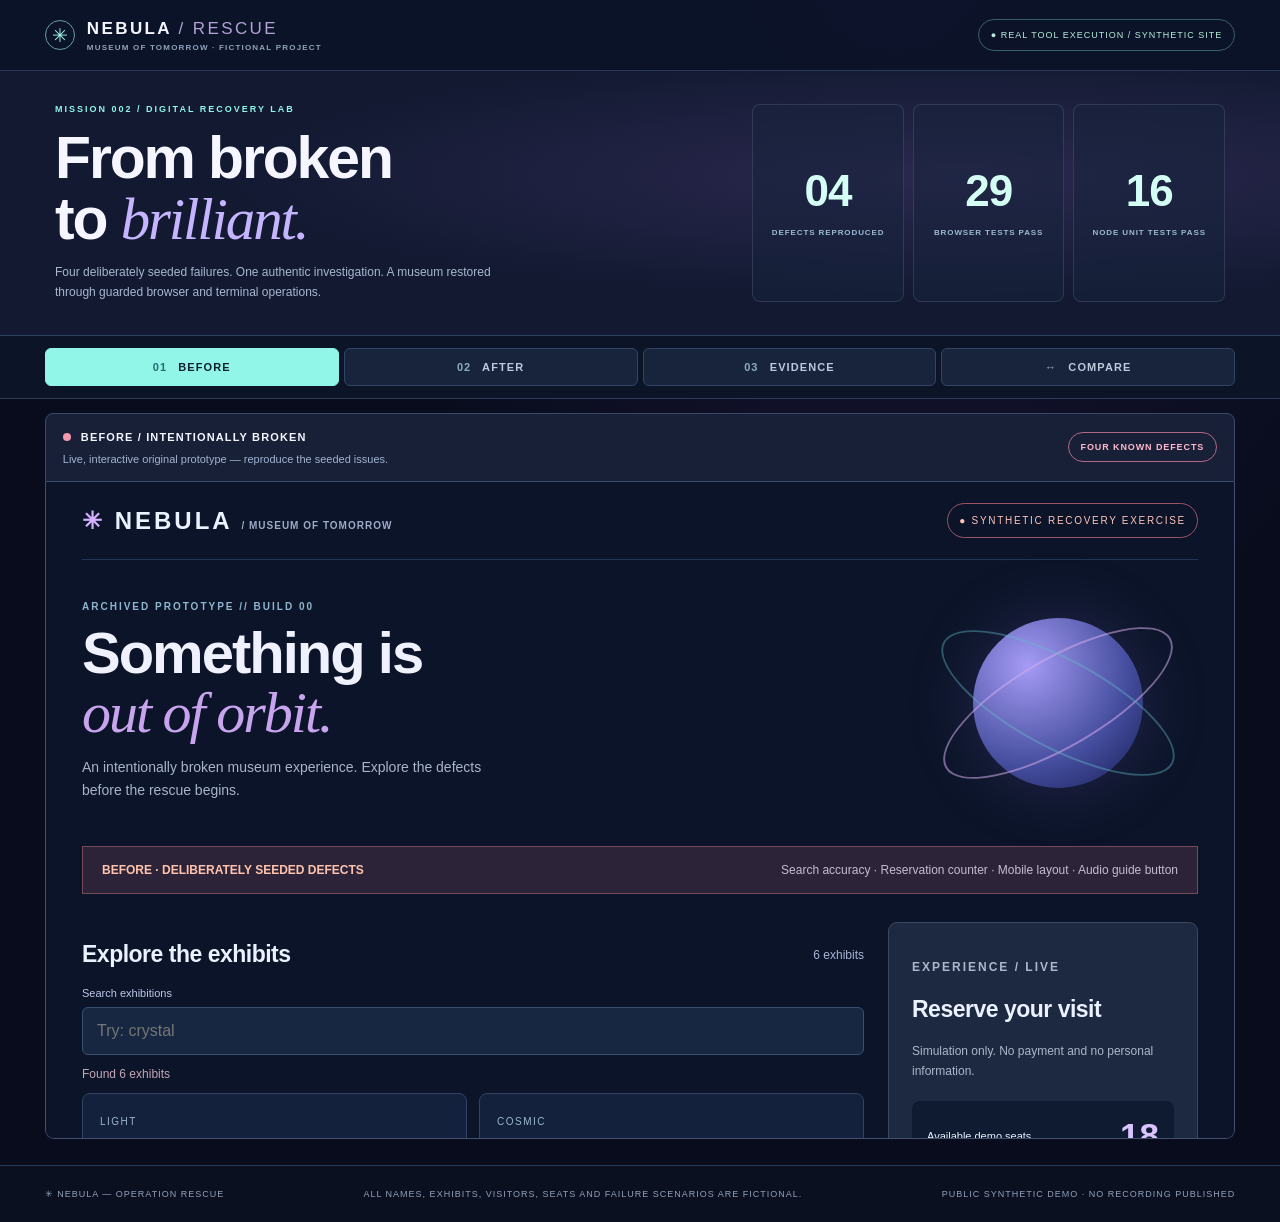
<file: index.html>
<!doctype html>
<html lang="en">
<head>
<meta charset="utf-8"><meta name="viewport" content="width=device-width,initial-scale=1"><meta name="color-scheme" content="dark">
<meta http-equiv="Content-Security-Policy" content="default-src 'self' data:; script-src 'self'; style-src 'self'; img-src 'self' data:; frame-src 'self'; connect-src 'none'; object-src 'none'; base-uri 'none'">
<link rel="icon" type="image/svg+xml" href="./favicon.svg">
<title>NEBULA Rescue | MCP Agent Testing & Independent AI QA</title>
<meta name="description" content="Explore a fictional museum repair with four reproducible defects, 29 browser checks, 16 Node tests, and independent GPT review.">
<meta name="robots" content="index,follow,max-image-preview:large">
<link rel="canonical" href="https://senih25.github.io/mcp-agent-testing-nebula-rescue/">
<meta property="og:type" content="website">
<meta property="og:title" content="NEBULA Rescue | MCP Agent Testing & Independent AI QA">
<meta property="og:description" content="Explore a fictional museum repair with four reproducible defects, 29 browser checks, 16 Node tests, and independent GPT review.">
<meta property="og:url" content="https://senih25.github.io/mcp-agent-testing-nebula-rescue/">
<meta property="og:site_name" content="OPERATION NEBULA RESCUE">
<meta name="twitter:card" content="summary">
<meta name="twitter:title" content="NEBULA Rescue | MCP Agent Testing & Independent AI QA">
<meta name="twitter:description" content="Explore a fictional museum repair with four reproducible defects, 29 browser checks, 16 Node tests, and independent GPT review.">
<script type="application/ld+json">{"@context":"https://schema.org","@type":"SoftwareApplication","name":"NEBULA Rescue | MCP Agent Testing & Independent AI QA","description":"Explore a fictional museum repair with four reproducible defects, 29 browser checks, 16 Node tests, and independent GPT review.","url":"https://senih25.github.io/mcp-agent-testing-nebula-rescue/","inLanguage":"en","isAccessibleForFree":true,"about":[{"@type":"Thing","name":"Software testing"},{"@type":"Thing","name":"Model Context Protocol (MCP)"},{"@type":"Thing","name":"AI-assisted quality assurance"}],"isBasedOn":"https://senih25.github.io/mcp-agent-testing-nebula-rescue/","applicationCategory":"DeveloperApplication","operatingSystem":"Web","softwareRequirements":"Modern web browser","additionalProperty":[{"@type":"PropertyValue","name":"Synthetic demonstration","value":"true"},{"@type":"PropertyValue","name":"Previously recorded browser assertions","value":"29 passed"},{"@type":"PropertyValue","name":"Previously recorded unit tests","value":"16 passed"}]}</script>
<link rel="stylesheet" href="./reveal.css">
<script src="./evidence-data.js" defer></script><script src="./reveal.js" defer></script>
</head>
<body>
<a class="skip" href="#experience">Skip to demonstration</a>
<div class="reveal-shell">
<header class="reveal-header"><div class="ident"><span class="ident-mark">✳</span><div><strong>NEBULA <span>/ RESCUE</span></strong><small>MUSEUM OF TOMORROW · FICTIONAL PROJECT</small></div></div><span class="evidence-badge">● REAL TOOL EXECUTION / SYNTHETIC SITE</span></header>
<main id="experience">
<section class="mission-banner"><div><div class="micro">MISSION 002 / DIGITAL RECOVERY LAB</div><h1>From broken<br>to <em>brilliant.</em></h1><p>Four deliberately seeded failures. One authentic investigation. A museum restored through guarded browser and terminal operations.</p></div><div class="mission-stats"><div><strong>04</strong><span>DEFECTS REPRODUCED</span></div><div><strong id="mission-passed">—</strong><span>BROWSER TESTS PASS</span></div><div><strong>16</strong><span>NODE UNIT TESTS PASS</span></div></div></section>
<nav class="stage-tabs" aria-label="Demo stages">
<button class="stage-tab active" type="button" data-stage="before" aria-pressed="true"><span>01</span> BEFORE</button>
<button class="stage-tab" type="button" data-stage="after" aria-pressed="false"><span>02</span> AFTER</button>
<button class="stage-tab" type="button" data-stage="evidence" aria-pressed="false"><span>03</span> EVIDENCE</button>
<button class="stage-tab" type="button" data-stage="compare" aria-pressed="false"><span>↔</span> COMPARE</button>
</nav>
<section class="stage-panel active" id="stage-before" aria-label="Broken synthetic museum">
<div class="stage-info"><div><span class="red-dot"></span><strong>BEFORE / INTENTIONALLY BROKEN</strong><p>Live, interactive original prototype — reproduce the seeded issues.</p></div><span class="stage-pill fail">FOUR KNOWN DEFECTS</span></div>
<iframe class="demo-iframe" title="Interactive broken NEBULA museum prototype" src="./before.html" loading="eager"></iframe>
</section>
<section class="stage-panel" id="stage-after" aria-label="Repaired synthetic museum" hidden>
<div class="stage-info"><div><span class="green-dot"></span><strong>AFTER / FUNCTIONAL EXPERIENCE</strong><p>Original visual redesign with working interactions and no remote services.</p></div><span class="stage-pill success">RESTORED EXPERIENCE</span></div>
<iframe class="demo-iframe" title="Interactive repaired NEBULA museum" src="./museum.html" loading="lazy"></iframe>
</section>
<section class="stage-panel" id="stage-evidence" aria-label="Actual repair evidence" hidden>
<div class="stage-info"><div><span class="green-dot"></span><strong>EVIDENCE / REPRODUCIBLE RESULTS</strong><p>Based on preserved PBT-G browser execution and Node test logs.</p></div><span class="stage-pill success" id="overall-status">LOADING EVIDENCE</span></div>
<div class="proof-content">
<div class="proof-metrics"><div><span>SEEDED DEFECTS</span><strong>4 / 4</strong><small>Reproduced before changes</small></div><div><span>BROWSER ASSERTIONS</span><strong id="browser-result">—</strong><small id="browser-stamp">Guarded browser suite</small></div><div><span>NODE UNIT TESTS</span><strong>16 / 16</strong><small>Native Node.js test runner</small></div></div>
<div class="proof-title"><span>ROOT CAUSE → TARGETED REPAIR</span><span>CONFIRMED BY CODE + BROWSER</span></div>
<div class="defect-list" id="defect-list"></div>
<div class="proof-title"><span>EXECUTED BROWSER ASSERTIONS</span><span id="assertion-total">—</span></div>
<div class="assertion-list" id="assertion-list"></div>
<p class="proof-footnote">Local test assertions are executed code, not screenshots of fabricated output. Live verification is repeatable using “RUN LIVE CHECKS” inside the restored museum. Full WCAG and release privacy review are separate gates.</p>
</div>
</section>
<section class="stage-panel" id="stage-compare" aria-label="Live side by side comparison" hidden>
<div class="stage-info"><div><strong>COMPARE / REAL INTERACTIVE PAGES</strong><p>Left: broken prototype. Right: restored museum. Narrow previews intentionally expose the original mobile-width defect.</p></div><span class="stage-pill">LIVE COMPARISON</span></div>
<div class="compare-grid"><div class="compare-cell"><h2>BEFORE <span>FAILURE STATE</span></h2><iframe title="Before live preview" src="./before.html" loading="lazy"></iframe></div><div class="compare-cell"><h2>AFTER <span>RESTORED STATE</span></h2><iframe title="After live preview" src="./museum.html" loading="lazy"></iframe></div></div>
</section>
</main>
<footer class="reveal-footer"><span>✳ NEBULA — OPERATION RESCUE</span><span>ALL NAMES, EXHIBITS, VISITORS, SEATS AND FAILURE SCENARIOS ARE FICTIONAL.</span><span>PUBLIC SYNTHETIC DEMO · NO RECORDING PUBLISHED</span></footer>
</div>
</body>
</html>
</file>
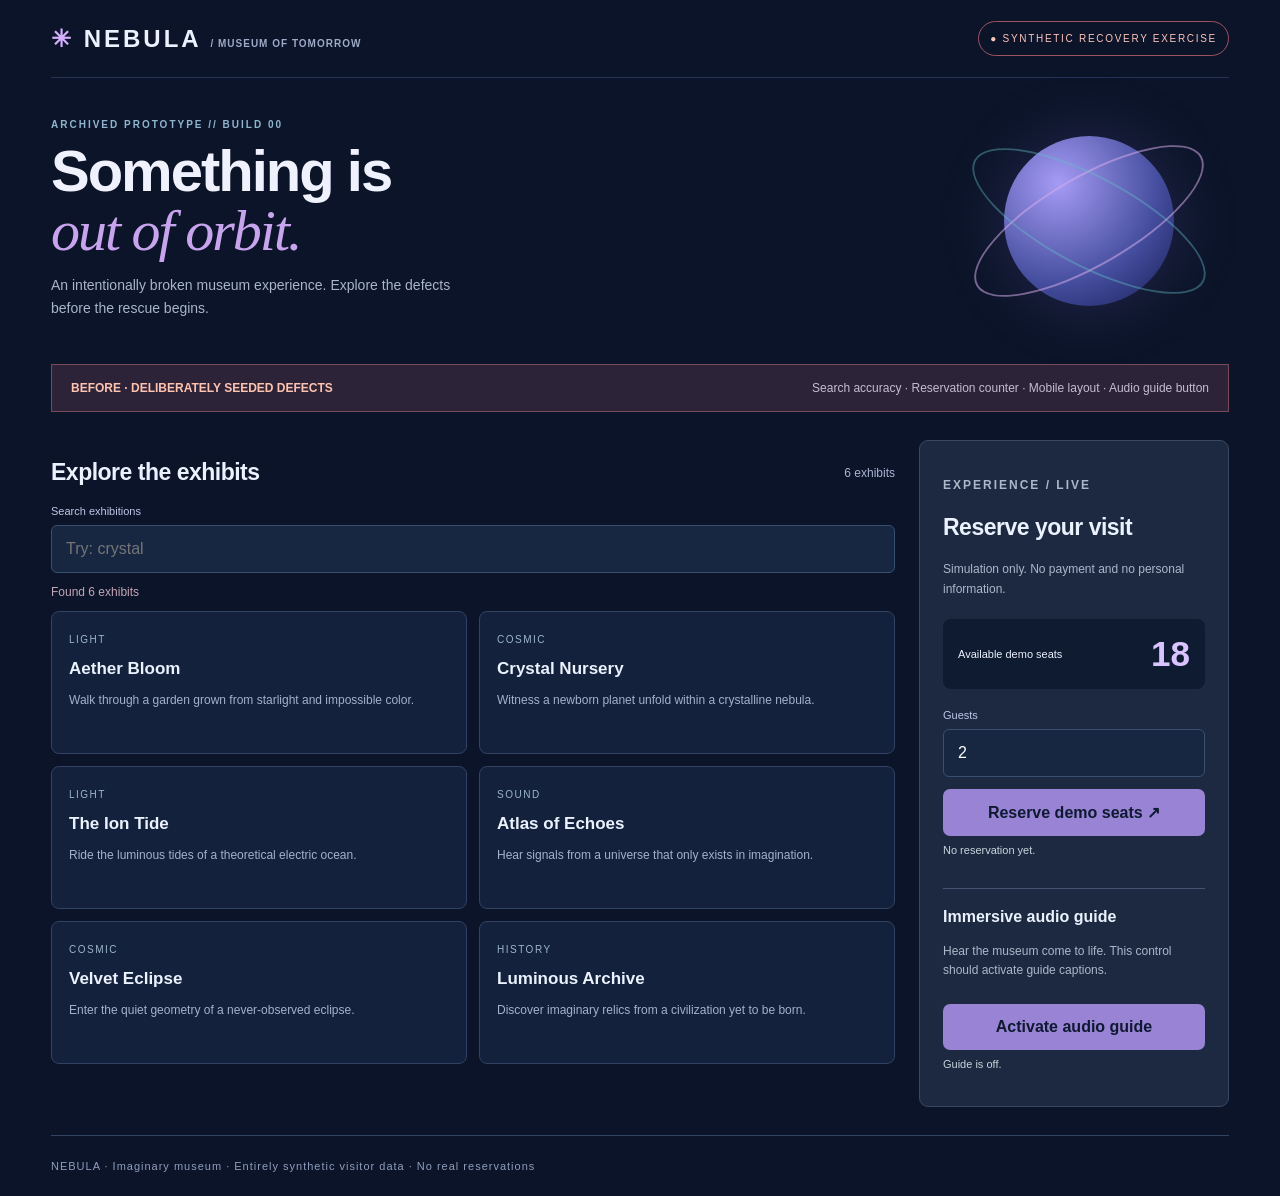
<file: before.html>
<!doctype html>
<html lang="en">
<head>
<meta charset="utf-8"><meta name="viewport" content="width=device-width,initial-scale=1">
<meta http-equiv="Content-Security-Policy" content="default-src 'self' data:; connect-src 'none'; script-src 'self'; style-src 'self'; img-src 'self' data:; object-src 'none'; form-action 'none'; base-uri 'none'">
<link rel="icon" type="image/svg+xml" href="./favicon.svg">
<title>NEBULA Rescue | Intentionally Broken Before State</title>
<meta name="description" content="Historical before-state prototype with deliberately seeded bugs for a synthetic AI software testing demonstration.">
<meta name="robots" content="noindex,follow">
<link rel="canonical" href="https://senih25.github.io/mcp-agent-testing-nebula-rescue/before.html">
<meta property="og:type" content="website">
<meta property="og:title" content="NEBULA Rescue | Intentionally Broken Before State">
<meta property="og:description" content="Historical before-state prototype with deliberately seeded bugs for a synthetic AI software testing demonstration.">
<meta property="og:url" content="https://senih25.github.io/mcp-agent-testing-nebula-rescue/before.html">
<meta property="og:site_name" content="OPERATION NEBULA RESCUE">
<meta name="twitter:card" content="summary">
<meta name="twitter:title" content="NEBULA Rescue | Intentionally Broken Before State">
<meta name="twitter:description" content="Historical before-state prototype with deliberately seeded bugs for a synthetic AI software testing demonstration.">
<script type="application/ld+json">{"@context":"https://schema.org","@type":"WebPage","name":"NEBULA Rescue | Intentionally Broken Before State","description":"Historical before-state prototype with deliberately seeded bugs for a synthetic AI software testing demonstration.","url":"https://senih25.github.io/mcp-agent-testing-nebula-rescue/before.html","inLanguage":"en","isAccessibleForFree":true,"about":[{"@type":"Thing","name":"Software testing"},{"@type":"Thing","name":"Model Context Protocol (MCP)"},{"@type":"Thing","name":"AI-assisted quality assurance"}],"isBasedOn":"https://senih25.github.io/mcp-agent-testing-nebula-rescue/"}</script>
<link rel="stylesheet" href="./before.css">
<script src="./museum-data.js" defer></script><script src="./broken.js" defer></script>
</head>
<body>
<div class="broken-inner">
<header class="broken-header">
<div class="logo"><span class="logo-mark">✳</span> NEBULA <small>/ MUSEUM OF TOMORROW</small></div>
<div class="failure-label">● SYNTHETIC RECOVERY EXERCISE</div>
</header>
<main>
<section class="banner">
<div><p class="eyebrow">ARCHIVED PROTOTYPE // BUILD 00</p><h1>Something is<br><em>out of orbit.</em></h1><p class="intro">An intentionally broken museum experience. Explore the defects before the rescue begins.</p></div>
<div class="illustration"><div class="old-planet"></div><div class="orbit orbit-one"></div><div class="orbit orbit-two"></div></div>
</section>
<div class="defect-note"><strong>BEFORE · DELIBERATELY SEEDED DEFECTS</strong><span>Search accuracy · Reservation counter · Mobile layout · Audio guide button</span></div>
<section class="broken-grid">
<div class="content-column">
<div class="section-head"><h2>Explore the exhibits</h2><span id="result-count">6 exhibits</span></div>
<label class="field-label" for="search-input">Search exhibitions</label>
<input id="search-input" class="search" type="search" placeholder="Try: crystal" autocomplete="off">
<div id="search-status" class="search-status" aria-live="polite">Showing all imaginary exhibits</div>
<div class="cards" id="exhibit-grid"></div>
</div>
<aside class="booking">
<p class="eyebrow">EXPERIENCE / LIVE</p><h2>Reserve your visit</h2>
<p>Simulation only. No payment and no personal information.</p>
<div class="seat-indicator"><span>Available demo seats</span><strong id="seats-left">18</strong></div>
<label for="guest-count">Guests</label><input id="guest-count" type="number" value="2" min="1" max="6">
<button id="reserve-button" type="button">Reserve demo seats ↗</button>
<div id="booking-status" aria-live="polite">No reservation yet.</div>
<div class="separator"></div>
<h3>Immersive audio guide</h3><p>Hear the museum come to life. This control should activate guide captions.</p>
<button id="guide-button" type="button" aria-pressed="false">Activate audio guide</button>
<div id="guide-status" role="status">Guide is off.</div>
</aside>
</section>
</main>
<footer>NEBULA · Imaginary museum · Entirely synthetic visitor data · No real reservations</footer>
</div>
</body>
</html>
</file>
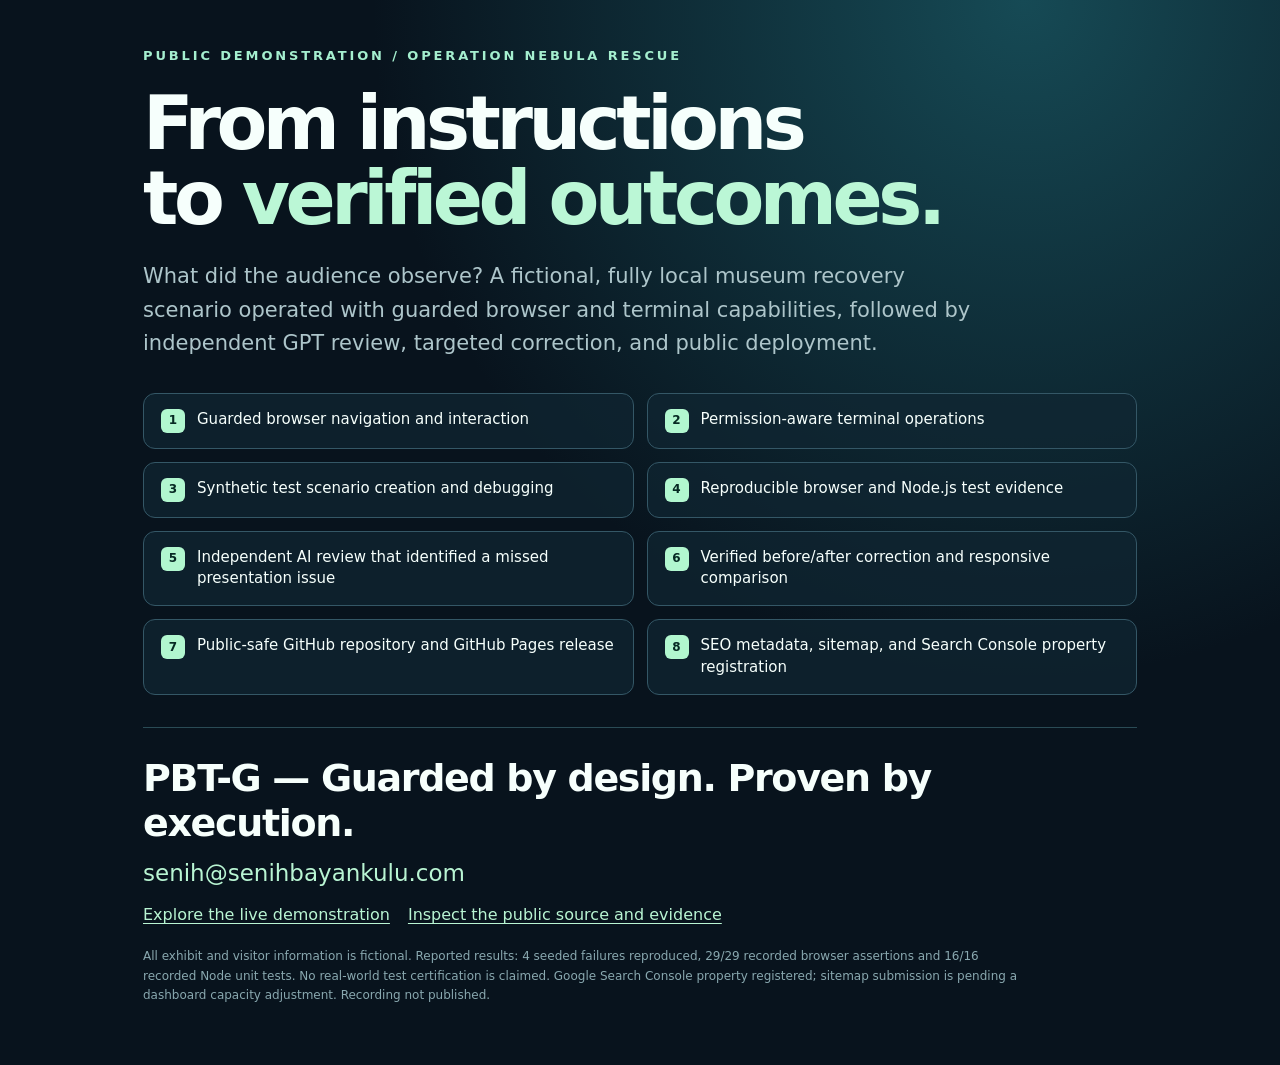
<file: closing.html>
<!doctype html>
<html lang="en">
<head>
<meta charset="utf-8">
<meta name="viewport" content="width=device-width,initial-scale=1">
<meta name="color-scheme" content="dark">
<meta name="robots" content="noindex,follow">
<meta name="description" content="Public-safe summary of a guarded AI software testing and GitHub Pages demonstration.">
<meta http-equiv="Content-Security-Policy" content="default-src 'none'; style-src 'unsafe-inline'; img-src 'self'; object-src 'none'; base-uri 'none'; form-action 'none'">
<title>PBT-G | End-to-End Operation — Verified Demo Recap</title>
<style>
:root{color-scheme:dark;font-family:Inter,ui-sans-serif,system-ui,Segoe UI,Arial,sans-serif}
*{box-sizing:border-box}body{margin:0;min-height:100vh;background:radial-gradient(ellipse at 80% 0%,#164a55 0%,transparent 45%),#08131d;color:#f6fffc;display:grid;place-items:center}
main{width:min(1050px,94%);padding:48px 28px}
.kicker{color:#a5efcf;font-size:13px;font-weight:800;letter-spacing:.22em;text-transform:uppercase}
h1{font-size:clamp(38px,6vw,74px);letter-spacing:-.06em;line-height:1.02;margin:23px 0}
h1 em{font-style:normal;color:#bbf7d6}
.lead{font-size:clamp(16px,2vw,21px);line-height:1.6;color:#adc5ca;max-width:840px}
.grid{display:grid;grid-template-columns:repeat(2,minmax(0,1fr));gap:13px;margin:32px 0}
.item{border:1px solid #345766;border-radius:12px;background:#102633b8;padding:15px 17px;display:flex;gap:12px;align-items:flex-start;line-height:1.45;font-size:15px}
.item b{display:inline-grid;place-items:center;flex:none;border-radius:6px;color:#062923;background:#b1f7cf;width:24px;height:24px;font-size:12px}
.divider{height:1px;background:#2a4b55;margin:28px 0}
.slogan{font-size:clamp(23px,3.3vw,38px);font-weight:760;line-height:1.18;letter-spacing:-.035em}
.email{color:#b9f5d3;font-size:clamp(18px,2vw,23px);display:inline-block;margin-top:15px;text-decoration:none;overflow-wrap:anywhere}
.small{color:#89a8af;font-size:12px;line-height:1.6;margin-top:23px;max-width:880px}
.links{display:flex;gap:18px;flex-wrap:wrap;margin-top:19px}.links a{color:#b9f5d3;text-decoration:underline;text-underline-offset:3px}
@media(max-width:650px){main{padding:30px 12px}.grid{grid-template-columns:1fr}.item{font-size:13px}}
</style>
</head>
<body>
<main>
<div class="kicker">PUBLIC DEMONSTRATION / OPERATION NEBULA RESCUE</div>
<h1>From instructions<br>to <em>verified outcomes.</em></h1>
<p class="lead">What did the audience observe? A fictional, fully local museum recovery scenario operated with guarded browser and terminal capabilities, followed by independent GPT review, targeted correction, and public deployment.</p>
<div class="grid">
<div class="item"><b>1</b>Guarded browser navigation and interaction</div>
<div class="item"><b>2</b>Permission-aware terminal operations</div>
<div class="item"><b>3</b>Synthetic test scenario creation and debugging</div>
<div class="item"><b>4</b>Reproducible browser and Node.js test evidence</div>
<div class="item"><b>5</b>Independent AI review that identified a missed presentation issue</div>
<div class="item"><b>6</b>Verified before/after correction and responsive comparison</div>
<div class="item"><b>7</b>Public-safe GitHub repository and GitHub Pages release</div>
<div class="item"><b>8</b>SEO metadata, sitemap, and Search Console property registration</div>
</div>
<div class="divider"></div>
<div class="slogan">PBT-G — Guarded by design. Proven by execution.</div>
<a class="email" href="mailto:senih@senihbayankulu.com">senih@senihbayankulu.com</a>
<div class="links"><a href="./">Explore the live demonstration</a><a href="https://github.com/senih25/mcp-agent-testing-nebula-rescue">Inspect the public source and evidence</a></div>
<p class="small">All exhibit and visitor information is fictional. Reported results: 4 seeded failures reproduced, 29/29 recorded browser assertions and 16/16 recorded Node unit tests. No real-world test certification is claimed. Google Search Console property registered; sitemap submission is pending a dashboard capacity adjustment. Recording not published.</p>
</main>
</body>
</html>
</file>
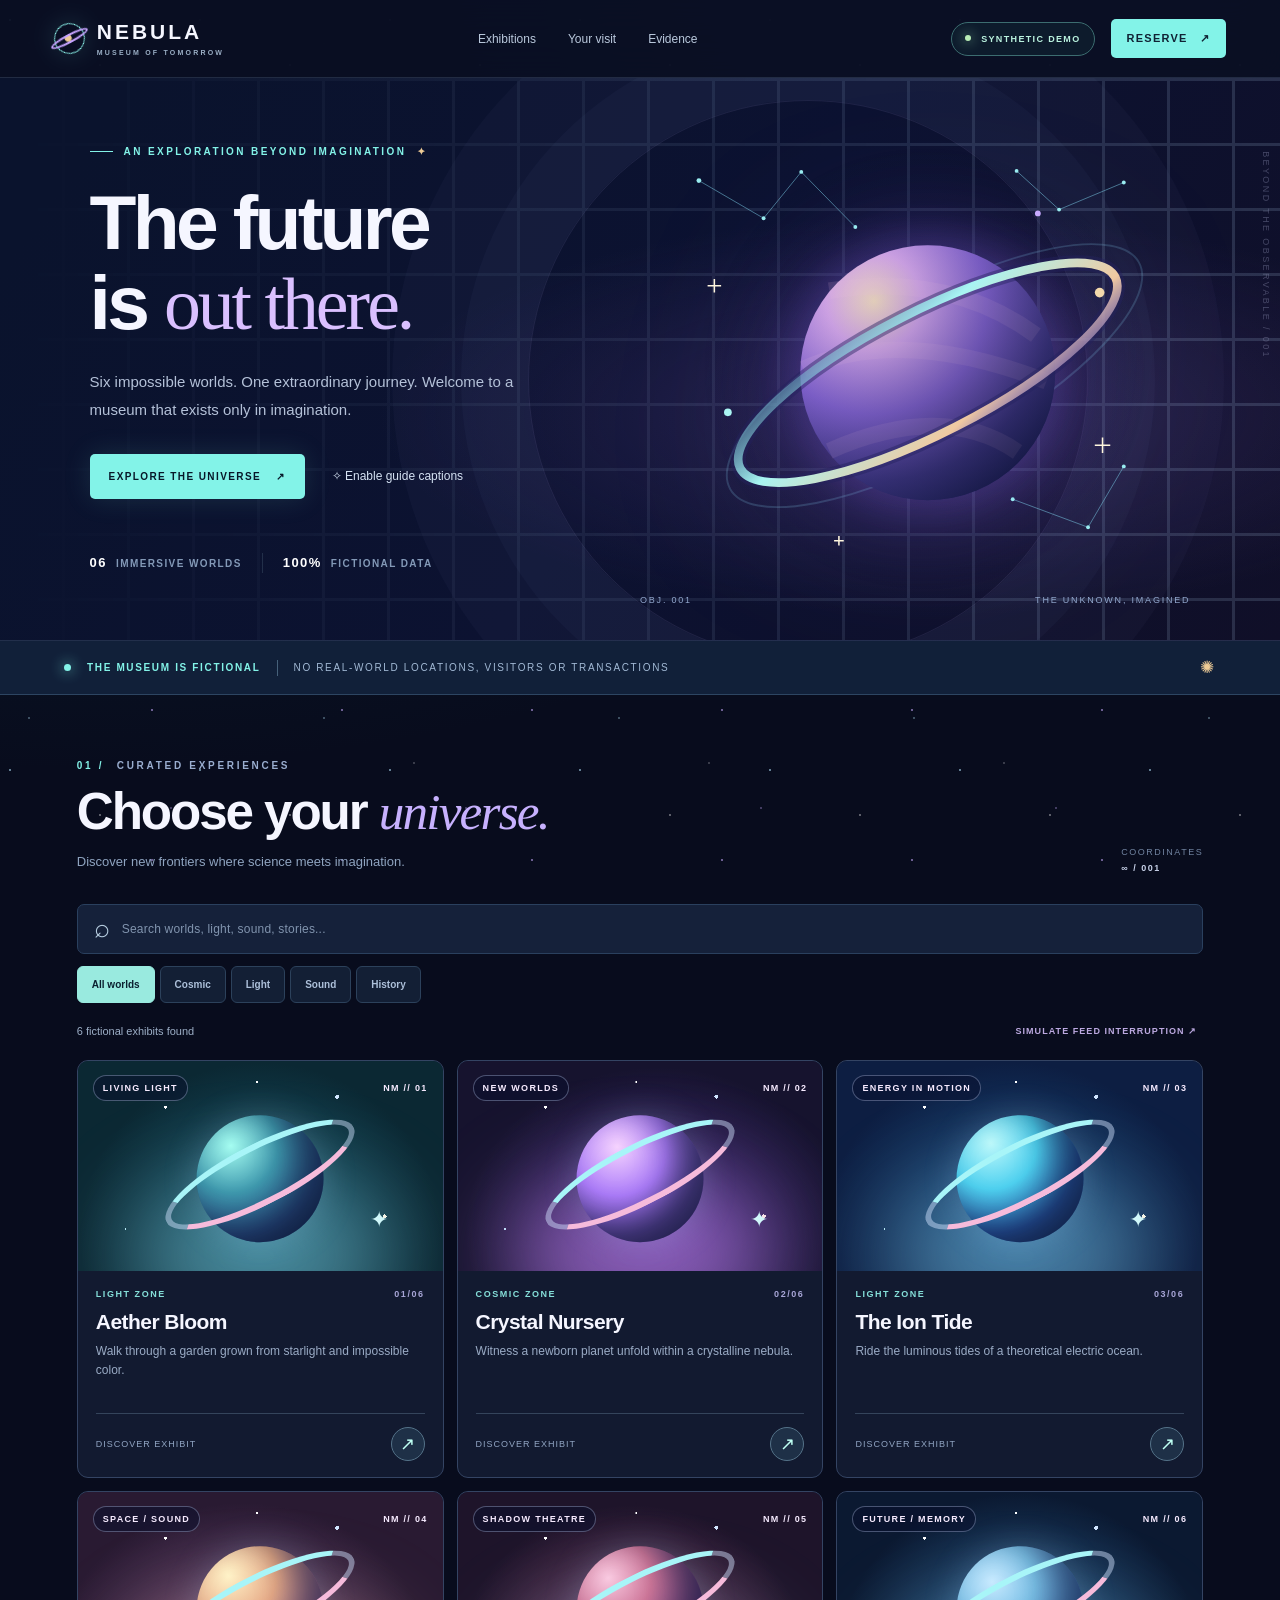
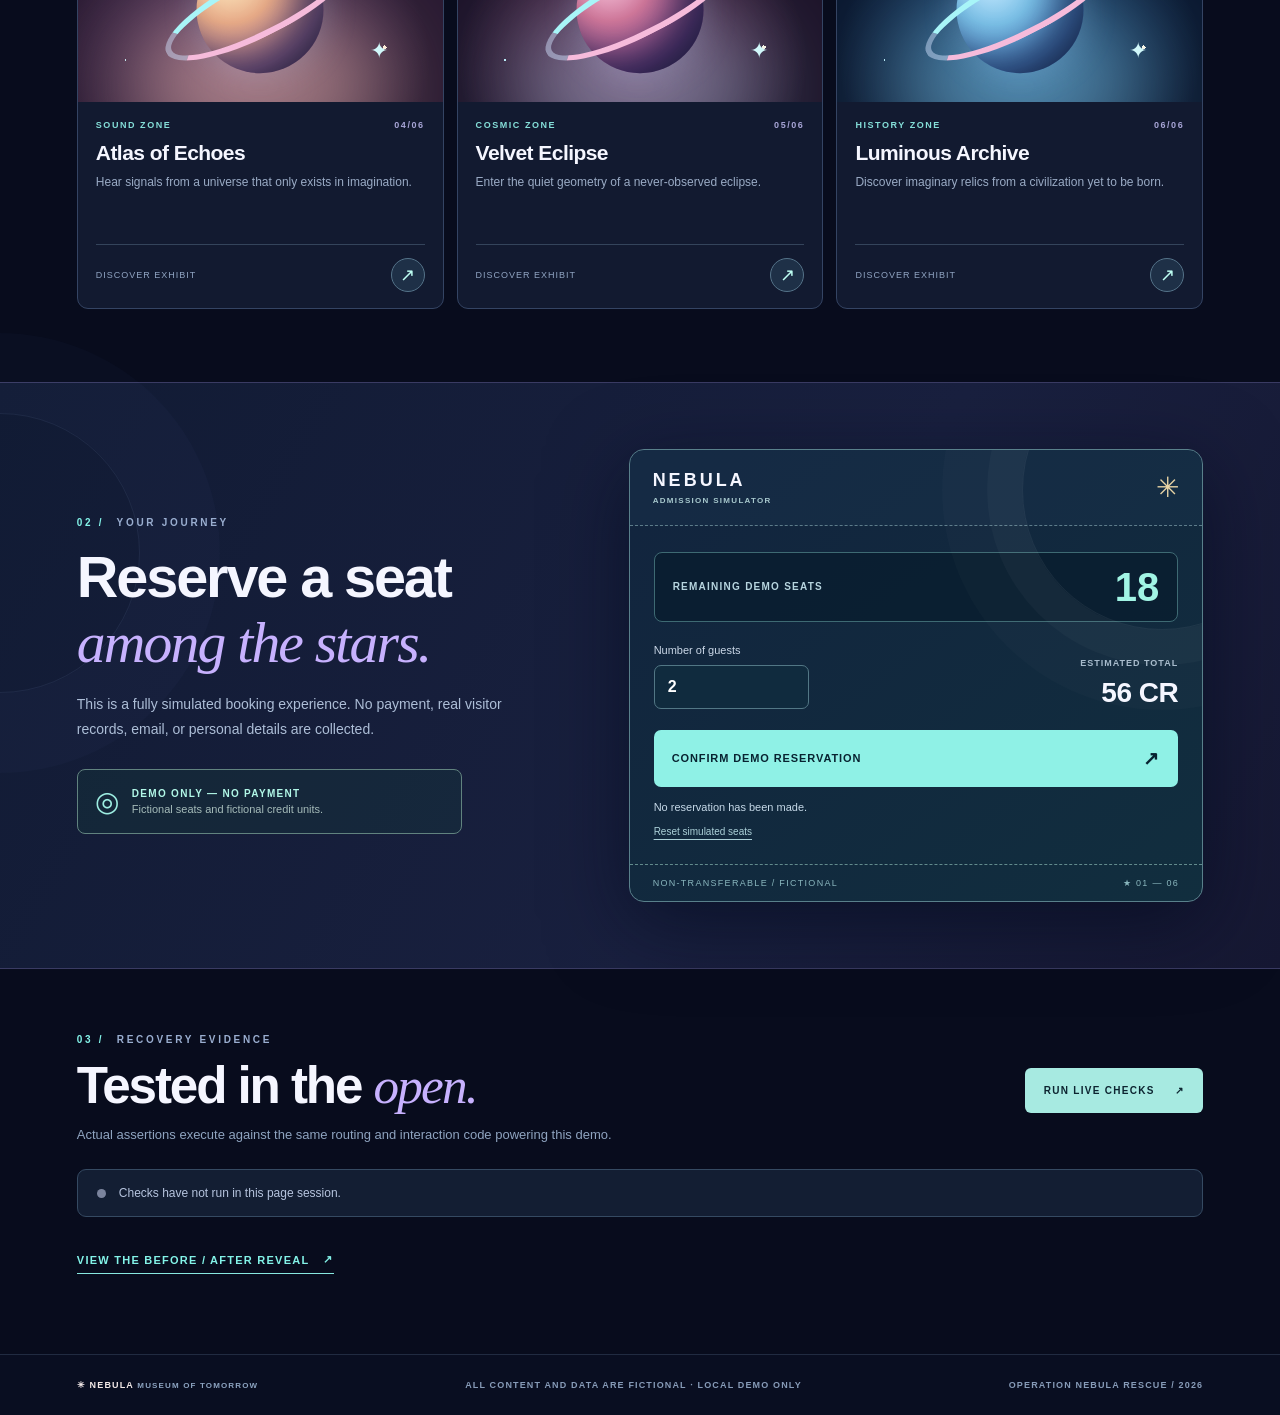
<file: museum.html>
<!doctype html>
<html lang="en">
<head>
<meta charset="utf-8"><meta name="viewport" content="width=device-width,initial-scale=1"><meta name="color-scheme" content="dark">
<meta http-equiv="Content-Security-Policy" content="default-src 'self' data:; connect-src 'none'; script-src 'self'; style-src 'self'; img-src 'self' data:; object-src 'none'; form-action 'none'; base-uri 'none'">
<link rel="icon" type="image/svg+xml" href="./favicon.svg">
<title>NEBULA Museum of Tomorrow | Repaired Synthetic Demo</title>
<meta name="description" content="Explore the repaired fictional museum: searchable exhibits, simulated reservations, guide captions and runnable browser checks.">
<meta name="robots" content="index,follow,max-image-preview:large">
<link rel="canonical" href="https://senih25.github.io/mcp-agent-testing-nebula-rescue/museum.html">
<meta property="og:type" content="website">
<meta property="og:title" content="NEBULA Museum of Tomorrow | Repaired Synthetic Demo">
<meta property="og:description" content="Explore the repaired fictional museum: searchable exhibits, simulated reservations, guide captions and runnable browser checks.">
<meta property="og:url" content="https://senih25.github.io/mcp-agent-testing-nebula-rescue/museum.html">
<meta property="og:site_name" content="OPERATION NEBULA RESCUE">
<meta name="twitter:card" content="summary">
<meta name="twitter:title" content="NEBULA Museum of Tomorrow | Repaired Synthetic Demo">
<meta name="twitter:description" content="Explore the repaired fictional museum: searchable exhibits, simulated reservations, guide captions and runnable browser checks.">
<script type="application/ld+json">{"@context":"https://schema.org","@type":"WebApplication","name":"NEBULA Museum of Tomorrow | Repaired Synthetic Demo","description":"Explore the repaired fictional museum: searchable exhibits, simulated reservations, guide captions and runnable browser checks.","url":"https://senih25.github.io/mcp-agent-testing-nebula-rescue/museum.html","inLanguage":"en","isAccessibleForFree":true,"about":[{"@type":"Thing","name":"Software testing"},{"@type":"Thing","name":"Model Context Protocol (MCP)"},{"@type":"Thing","name":"AI-assisted quality assurance"}],"isBasedOn":"https://senih25.github.io/mcp-agent-testing-nebula-rescue/"}</script>
<link rel="stylesheet" href="./museum.css">
<script src="./museum-data.js" defer></script><script src="./logic.js" defer></script><script src="./museum-tests.js" defer></script><script src="./museum-app.js" defer></script>
</head>
<body>
<a class="skip-link" href="#exhibitions">Skip to exhibitions</a>
<div class="space-bg" aria-hidden="true"><div class="starfield s1"></div><div class="starfield s2"></div></div>
<div class="site-wrap">
<header class="site-header">
<a class="brand" href="#home" aria-label="NEBULA Museum of Tomorrow home"><span class="brand-emblem" aria-hidden="true"><span></span></span><span class="brand-name">NEBULA<small>MUSEUM OF TOMORROW</small></span></a>
<nav class="primary-nav" aria-label="Museum sections"><a href="#exhibitions">Exhibitions</a><a href="#visit">Your visit</a><a href="#proof">Evidence</a></nav>
<div class="header-right"><span class="demo-chip"><span class="status-spark"></span> SYNTHETIC DEMO</span><a class="header-cta" href="#visit">RESERVE <span aria-hidden="true">↗</span></a></div>
</header>
<main>
<section class="hero" id="home" aria-labelledby="hero-title">
<div class="hero-noise" aria-hidden="true"></div>
<div class="hero-copy">
<div class="kicker"><span class="kicker-line"></span> AN EXPLORATION BEYOND IMAGINATION <span class="kicker-star">✦</span></div>
<h1 id="hero-title">The future<br>is <em>out there.</em></h1>
<p>Six impossible worlds. One extraordinary journey. Welcome to a museum that exists only in imagination.</p>
<div class="hero-actions"><a class="primary-btn" href="#exhibitions">EXPLORE THE UNIVERSE <span aria-hidden="true">↗</span></a>
<button type="button" class="text-btn" id="guide-toggle" aria-pressed="false">✧ <span id="guide-toggle-text">Enable guide captions</span></button></div>
<div class="guide-caption" id="guide-caption" role="status" aria-live="polite" hidden>GUIDE CAPTIONS ACTIVE — Beyond every familiar horizon, another story begins.</div>
<div class="hero-meta"><span><b>06</b> IMMERSIVE WORLDS</span><span class="meta-rule"></span><span><b>100%</b> FICTIONAL DATA</span></div>
</div>
<div class="hero-art" aria-hidden="true">
<svg class="cosmic-art" viewBox="0 0 570 510" xmlns="http://www.w3.org/2000/svg">
<defs>
<radialGradient id="nebulaGlow"><stop stop-color="#8d5aef" stop-opacity=".58"/><stop offset=".45" stop-color="#4d2d97" stop-opacity=".3"/><stop offset="1" stop-color="#090d26" stop-opacity="0"/></radialGradient>
<radialGradient id="planetFace" cx=".29" cy=".22" r=".85"><stop stop-color="#f7e2ba"/><stop offset=".22" stop-color="#d7a9e6"/><stop offset=".52" stop-color="#8060cc"/><stop offset=".83" stop-color="#302c75"/><stop offset="1" stop-color="#161c54"/></radialGradient>
<linearGradient id="planetRing" x1="0" x2="1" y1="0" y2="1"><stop stop-color="#7fe6ed" stop-opacity="0"/><stop offset=".35" stop-color="#a8f5f3"/><stop offset=".75" stop-color="#f0c9a1"/><stop offset="1" stop-color="#ab93ff" stop-opacity=".2"/></linearGradient>
<linearGradient id="planetShade" x1="0" y1="0" x2="1" y2="1"><stop stop-color="#8b72e5" stop-opacity="0"/><stop offset="1" stop-color="#080b25" stop-opacity=".62"/></linearGradient>
<filter id="blurGlow"><feGaussianBlur stdDeviation="18"/></filter>
</defs>
<circle cx="295" cy="265" r="229" fill="url(#nebulaGlow)"/>
<g class="constellation"><path d="M61 70 L128 109 L167 61 L223 118 M390 60 L434 100 L501 72 M386 400 L464 429 L501 366" fill="none" stroke="#7ac9e3" stroke-width="1" opacity=".55"/><g fill="#99ecf0"><circle cx="61" cy="70" r="2.5"/><circle cx="128" cy="109" r="2"/><circle cx="167" cy="61" r="2"/><circle cx="223" cy="118" r="2"/><circle cx="390" cy="60" r="2"/><circle cx="434" cy="100" r="2"/><circle cx="501" cy="72" r="2"/><circle cx="386" cy="400" r="2"/><circle cx="464" cy="429" r="2"/><circle cx="501" cy="366" r="2"/></g></g>
<ellipse cx="305" cy="272" rx="242" ry="79" fill="none" stroke="#7abddd" opacity=".22" stroke-width="2" transform="rotate(-29 305 272)"/>
<circle cx="298" cy="269" r="145" fill="#8c70e7" opacity=".16" filter="url(#blurGlow)"/>
<circle cx="298" cy="269" r="132" fill="url(#planetFace)"/>
<path d="M196 184 Q320 164 410 230 M169 265 Q270 220 421 278 M196 350 Q314 298 391 351" fill="none" stroke="#f3c8dc" stroke-width="17" opacity=".13"/>
<circle cx="298" cy="269" r="132" fill="url(#planetShade)"/>
<g class="planet-ring"><ellipse cx="298" cy="269" rx="218" ry="63" transform="rotate(-27 298 269)" fill="none" stroke="#24235e" stroke-width="16" opacity=".45"/><ellipse cx="298" cy="269" rx="218" ry="63" transform="rotate(-27 298 269)" fill="none" stroke="url(#planetRing)" stroke-width="9"/></g>
<circle cx="91" cy="310" r="4" fill="#aaf5f3"/><circle cx="476" cy="186" r="5" fill="#f3d9ac"/><circle cx="412" cy="104" r="3" fill="#c7aaff"/>
<g class="star-cross" stroke="#fff6de" stroke-width="1.6"><path d="M77 172v14m-7-7h14 M479 336v16m-8-8h16 M206 438v10m-5-5h10"/></g>
</svg>
<div class="art-label"><span>OBJ. 001</span><span>THE UNKNOWN, IMAGINED</span></div>
</div>
<div class="hero-side-label" aria-hidden="true">BEYOND THE OBSERVABLE / 001</div>
</section>
<div class="signal-strip" aria-label="Museum disclaimer"><span class="signal-pulse"></span><strong>THE MUSEUM IS FICTIONAL</strong><span class="strip-line"></span><span>NO REAL-WORLD LOCATIONS, VISITORS OR TRANSACTIONS</span><span class="strip-symbol" aria-hidden="true">✺</span></div>
<section class="exhibitions" id="exhibitions" aria-labelledby="exhibit-heading">
<div class="section-head"><div><div class="eyebrow"><span>01 /</span> CURATED EXPERIENCES</div><h2 id="exhibit-heading">Choose your <em>universe.</em></h2><p>Discover new frontiers where science meets imagination.</p></div><span class="small-coordinate">COORDINATES <strong>∞ / 001</strong></span></div>
<div class="explore-toolbar">
<label class="search-wrap" for="search-input"><span aria-hidden="true">⌕</span><span class="sr-only">Search the fictional exhibits</span><input type="search" id="search-input" placeholder="Search worlds, light, sound, stories..." maxlength="120" autocomplete="off"></label>
<div class="filters" role="group" aria-label="Filter exhibits by zone"><button data-zone="All" aria-pressed="true" type="button" class="chip active">All worlds</button><button data-zone="Cosmic" aria-pressed="false" type="button" class="chip">Cosmic</button><button data-zone="Light" aria-pressed="false" type="button" class="chip">Light</button><button data-zone="Sound" aria-pressed="false" type="button" class="chip">Sound</button><button data-zone="History" aria-pressed="false" type="button" class="chip">History</button></div>
</div>
<div class="results-row"><div id="search-status" aria-live="polite">Six fictional worlds await you.</div><button id="simulate-outage" type="button" class="fault-btn">SIMULATE FEED INTERRUPTION ↗</button></div>
<div class="feed-error" id="feed-error" role="alert" hidden><span class="error-icon">!</span><div><h3>Exhibit signal interrupted.</h3><p>The fictional exhibit feed is temporarily unavailable. Your reservations remain intact.</p><button id="restore-feed" type="button">RESTORE EXHIBIT FEED ↗</button></div></div>
<div class="exhibit-grid" id="exhibit-grid" aria-label="Exhibit cards"></div>
<div class="exhibit-detail" id="exhibit-detail" role="region" aria-labelledby="detail-title" hidden>
<div><span id="detail-zone" class="eyebrow"></span><h3 id="detail-title">Exhibit details</h3><p id="detail-copy"></p></div><button id="close-detail" type="button" aria-label="Close exhibit details">CLOSE ×</button>
</div>
</section>
<section class="visit" id="visit" aria-labelledby="visit-heading">
<div class="visit-copy"><div class="eyebrow"><span>02 /</span> YOUR JOURNEY</div><h2 id="visit-heading">Reserve a seat<br><em>among the stars.</em></h2><p>This is a fully simulated booking experience. No payment, real visitor records, email, or personal details are collected.</p><div class="disclaimer"><span>◎</span><div><strong>DEMO ONLY — NO PAYMENT</strong><small>Fictional seats and fictional credit units.</small></div></div></div>
<div class="ticket"><div class="ticket-top"><span class="ticket-wordmark">NEBULA <small>ADMISSION SIMULATOR</small></span><span class="ticket-symbol">✳</span></div><div class="ticket-body"><div class="seat-header"><span>REMAINING DEMO SEATS</span><strong id="seats-left">18</strong></div><div class="booking-row"><div><label for="guest-count">Number of guests</label><input id="guest-count" type="number" min="1" max="6" step="1" value="2" inputmode="numeric"></div><div class="quote"><span>ESTIMATED TOTAL</span><strong id="quote-total">56 <small>CR</small></strong></div></div><button class="book-btn" id="reserve-button" type="button">CONFIRM DEMO RESERVATION <span aria-hidden="true">↗</span></button><div id="booking-status" role="status" aria-live="polite">No reservation has been made.</div><button type="button" id="reset-booking" class="reset-btn">Reset simulated seats</button></div><div class="ticket-bottom"><span>NON-TRANSFERABLE / FICTIONAL</span><span>★ 01 — 06</span></div></div>
</section>
<section class="proof" id="proof" aria-labelledby="proof-heading">
<div class="proof-head"><div><div class="eyebrow"><span>03 /</span> RECOVERY EVIDENCE</div><h2 id="proof-heading">Tested in the <em>open.</em></h2><p>Actual assertions execute against the same routing and interaction code powering this demo.</p></div><button id="run-tests" class="test-btn" type="button">RUN LIVE CHECKS <span aria-hidden="true">↗</span></button></div>
<div class="proof-summary" id="test-summary" role="status" aria-live="polite"><span class="proof-indicator"></span> Checks have not run in this page session.</div>
<div class="test-list" id="test-list"></div>
<a class="compare-link" href="./reveal.html?stage=compare" target="_top">VIEW THE BEFORE / AFTER REVEAL <span aria-hidden="true">↗</span></a>
</section>
</main>
<footer class="footer"><span>✳ NEBULA <span class="footer-light">MUSEUM OF TOMORROW</span></span><span>ALL CONTENT AND DATA ARE FICTIONAL · LOCAL DEMO ONLY</span><span>OPERATION NEBULA RESCUE / 2026</span></footer>
</div>
</body>
</html>
</file>
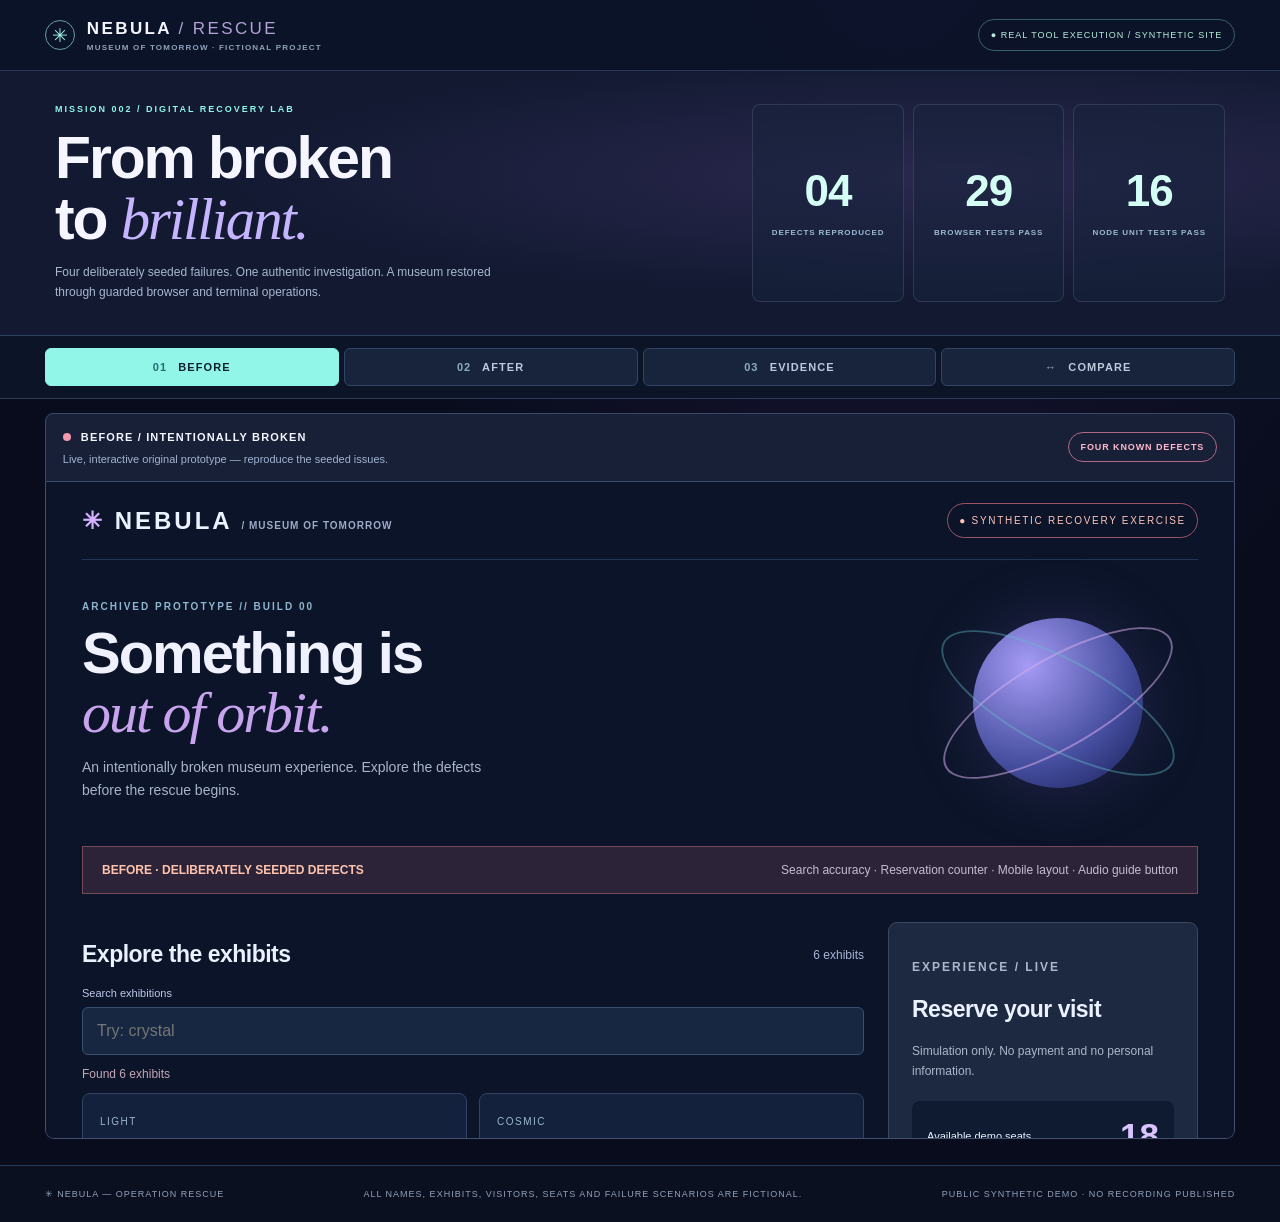
<file: reveal.html>
<!doctype html>
<html lang="en">
<head>
<meta charset="utf-8"><meta name="viewport" content="width=device-width,initial-scale=1"><meta name="color-scheme" content="dark">
<meta http-equiv="Content-Security-Policy" content="default-src 'self' data:; script-src 'self'; style-src 'self'; img-src 'self' data:; frame-src 'self'; connect-src 'none'; object-src 'none'; base-uri 'none'">
<link rel="icon" type="image/svg+xml" href="./favicon.svg">
<title>NEBULA Rescue | Before, After & Test Evidence</title>
<meta name="description" content="A public-safe, interactive comparison showing how browser-based AI testing identified, repaired and independently verified a synthetic museum.">
<meta name="robots" content="noindex,follow">
<link rel="canonical" href="https://senih25.github.io/mcp-agent-testing-nebula-rescue/">
<meta property="og:type" content="website">
<meta property="og:title" content="NEBULA Rescue | Before, After & Test Evidence">
<meta property="og:description" content="A public-safe, interactive comparison showing how browser-based AI testing identified, repaired and independently verified a synthetic museum.">
<meta property="og:url" content="https://senih25.github.io/mcp-agent-testing-nebula-rescue/">
<meta property="og:site_name" content="OPERATION NEBULA RESCUE">
<meta name="twitter:card" content="summary">
<meta name="twitter:title" content="NEBULA Rescue | Before, After & Test Evidence">
<meta name="twitter:description" content="A public-safe, interactive comparison showing how browser-based AI testing identified, repaired and independently verified a synthetic museum.">
<script type="application/ld+json">{"@context":"https://schema.org","@type":"WebPage","name":"NEBULA Rescue | Before, After & Test Evidence","description":"A public-safe, interactive comparison showing how browser-based AI testing identified, repaired and independently verified a synthetic museum.","url":"https://senih25.github.io/mcp-agent-testing-nebula-rescue/","inLanguage":"en","isAccessibleForFree":true,"about":[{"@type":"Thing","name":"Software testing"},{"@type":"Thing","name":"Model Context Protocol (MCP)"},{"@type":"Thing","name":"AI-assisted quality assurance"}],"isBasedOn":"https://senih25.github.io/mcp-agent-testing-nebula-rescue/"}</script>
<link rel="stylesheet" href="./reveal.css">
<script src="./evidence-data.js" defer></script><script src="./reveal.js" defer></script>
</head>
<body>
<a class="skip" href="#experience">Skip to demonstration</a>
<div class="reveal-shell">
<header class="reveal-header"><div class="ident"><span class="ident-mark">✳</span><div><strong>NEBULA <span>/ RESCUE</span></strong><small>MUSEUM OF TOMORROW · FICTIONAL PROJECT</small></div></div><span class="evidence-badge">● REAL TOOL EXECUTION / SYNTHETIC SITE</span></header>
<main id="experience">
<section class="mission-banner"><div><div class="micro">MISSION 002 / DIGITAL RECOVERY LAB</div><h1>From broken<br>to <em>brilliant.</em></h1><p>Four deliberately seeded failures. One authentic investigation. A museum restored through guarded browser and terminal operations.</p></div><div class="mission-stats"><div><strong>04</strong><span>DEFECTS REPRODUCED</span></div><div><strong id="mission-passed">—</strong><span>BROWSER TESTS PASS</span></div><div><strong>16</strong><span>NODE UNIT TESTS PASS</span></div></div></section>
<nav class="stage-tabs" aria-label="Demo stages">
<button class="stage-tab active" type="button" data-stage="before" aria-pressed="true"><span>01</span> BEFORE</button>
<button class="stage-tab" type="button" data-stage="after" aria-pressed="false"><span>02</span> AFTER</button>
<button class="stage-tab" type="button" data-stage="evidence" aria-pressed="false"><span>03</span> EVIDENCE</button>
<button class="stage-tab" type="button" data-stage="compare" aria-pressed="false"><span>↔</span> COMPARE</button>
</nav>
<section class="stage-panel active" id="stage-before" aria-label="Broken synthetic museum">
<div class="stage-info"><div><span class="red-dot"></span><strong>BEFORE / INTENTIONALLY BROKEN</strong><p>Live, interactive original prototype — reproduce the seeded issues.</p></div><span class="stage-pill fail">FOUR KNOWN DEFECTS</span></div>
<iframe class="demo-iframe" title="Interactive broken NEBULA museum prototype" src="./before.html" loading="eager"></iframe>
</section>
<section class="stage-panel" id="stage-after" aria-label="Repaired synthetic museum" hidden>
<div class="stage-info"><div><span class="green-dot"></span><strong>AFTER / FUNCTIONAL EXPERIENCE</strong><p>Original visual redesign with working interactions and no remote services.</p></div><span class="stage-pill success">RESTORED EXPERIENCE</span></div>
<iframe class="demo-iframe" title="Interactive repaired NEBULA museum" src="./museum.html" loading="lazy"></iframe>
</section>
<section class="stage-panel" id="stage-evidence" aria-label="Actual repair evidence" hidden>
<div class="stage-info"><div><span class="green-dot"></span><strong>EVIDENCE / REPRODUCIBLE RESULTS</strong><p>Based on preserved PBT-G browser execution and Node test logs.</p></div><span class="stage-pill success" id="overall-status">LOADING EVIDENCE</span></div>
<div class="proof-content">
<div class="proof-metrics"><div><span>SEEDED DEFECTS</span><strong>4 / 4</strong><small>Reproduced before changes</small></div><div><span>BROWSER ASSERTIONS</span><strong id="browser-result">—</strong><small id="browser-stamp">Guarded browser suite</small></div><div><span>NODE UNIT TESTS</span><strong>16 / 16</strong><small>Native Node.js test runner</small></div></div>
<div class="proof-title"><span>ROOT CAUSE → TARGETED REPAIR</span><span>CONFIRMED BY CODE + BROWSER</span></div>
<div class="defect-list" id="defect-list"></div>
<div class="proof-title"><span>EXECUTED BROWSER ASSERTIONS</span><span id="assertion-total">—</span></div>
<div class="assertion-list" id="assertion-list"></div>
<p class="proof-footnote">Local test assertions are executed code, not screenshots of fabricated output. Live verification is repeatable using “RUN LIVE CHECKS” inside the restored museum. Full WCAG and release privacy review are separate gates.</p>
</div>
</section>
<section class="stage-panel" id="stage-compare" aria-label="Live side by side comparison" hidden>
<div class="stage-info"><div><strong>COMPARE / REAL INTERACTIVE PAGES</strong><p>Left: broken prototype. Right: restored museum. Narrow previews intentionally expose the original mobile-width defect.</p></div><span class="stage-pill">LIVE COMPARISON</span></div>
<div class="compare-grid"><div class="compare-cell"><h2>BEFORE <span>FAILURE STATE</span></h2><iframe title="Before live preview" src="./before.html" loading="lazy"></iframe></div><div class="compare-cell"><h2>AFTER <span>RESTORED STATE</span></h2><iframe title="After live preview" src="./museum.html" loading="lazy"></iframe></div></div>
</section>
</main>
<footer class="reveal-footer"><span>✳ NEBULA — OPERATION RESCUE</span><span>ALL NAMES, EXHIBITS, VISITORS, SEATS AND FAILURE SCENARIOS ARE FICTIONAL.</span><span>PUBLIC SYNTHETIC DEMO · NO RECORDING PUBLISHED</span></footer>
</div>
</body>
</html>
</file>
<file: reveal.css>
:root{color-scheme:dark;font-family:"Segoe UI",Arial,sans-serif;--bg:#080c1c;--fg:#f5f6ff;--muted:#98abc7;--cyan:#91f5e8;--gold:#ecd1a0}
*,*::before,*::after{box-sizing:border-box}
html{scroll-behavior:smooth}body{margin:0;background:radial-gradient(ellipse at 70% -10%,#2c1e5290,transparent 47%),#080c1c;color:var(--fg)}
button,a{font:inherit}button{cursor:pointer}button:focus-visible,a:focus-visible{outline:3px solid var(--cyan);outline-offset:3px}
[hidden]{display:none!important}.skip{position:absolute;top:-110px;padding:10px;background:white;color:black}.skip:focus{top:10px}
.reveal-shell{max-width:1500px;margin:0 auto;min-height:100vh}
.reveal-header{height:71px;display:flex;align-items:center;justify-content:space-between;gap:15px;
 background:#0b1429ee;border-bottom:1px solid #283853;padding:0 clamp(14px,3.5vw,52px)}
.ident{display:flex;align-items:center;gap:12px}
.ident-mark{display:grid;place-items:center;width:30px;height:30px;color:#a1f6ea;border:1px solid #659eaa;border-radius:50%;font-size:19px}
.ident strong{font-size:17px;letter-spacing:2.4px}.ident strong span{color:#b4a1d7;font-weight:450}
.ident small{display:block;margin-top:4px;font-size:8px;color:#90a2ba;letter-spacing:1.2px;font-weight:750}
.evidence-badge{font-size:9px;letter-spacing:1px;color:#b8eddb;border:1px solid #395e6c;padding:10px 12px;border-radius:99px;white-space:nowrap}
.mission-banner{display:grid;grid-template-columns:1.45fr 1fr;align-items:center;gap:12px;padding:33px clamp(16px,4.3vw,66px);
 border-bottom:1px solid #31415d;background:radial-gradient(ellipse at 75% 40%,#493b7275,transparent 55%),#121931}
.micro{color:var(--cyan);font-size:9px;letter-spacing:2px;font-weight:830}
.mission-banner h1{font-size:clamp(38px,4.6vw,64px);letter-spacing:-2.1px;line-height:1.04;margin:13px 0}
.mission-banner h1 em{color:#c5b5ff;font-family:Georgia,serif;font-weight:400}
.mission-banner p{color:#a7b8d0;font-size:12px;line-height:1.6;max-width:460px;margin:0}
.mission-stats{display:grid;grid-template-columns:repeat(3,minmax(0,1fr));gap:9px;align-self:stretch}
.mission-stats>div{display:flex;flex-direction:column;justify-content:center;align-items:center;gap:11px;
 border:1px solid #54617d66;border-radius:8px;background:#18253c89;padding:13px 7px;text-align:center}
.mission-stats strong{font-size:clamp(24px,3.5vw,44px);letter-spacing:-1px;color:#d4fdf3}
.mission-stats span{font-size:8px;letter-spacing:.9px;color:#9cb9d3;line-height:1.5;font-weight:750}
.stage-tabs{display:flex;gap:5px;align-items:stretch;padding:12px clamp(14px,3.5vw,52px);
 background:#0c1528;border-bottom:1px solid #2b3c57;position:sticky;top:0;z-index:20}
.stage-tab{flex:1;background:#18233c;border:1px solid #334564;border-radius:6px;padding:12px;
 color:#bbc9dc;font-size:11px;font-weight:850;letter-spacing:1.1px;white-space:nowrap}
.stage-tab>span{color:#8dabbe;margin-right:7px}
.stage-tab.active{color:#0b2031;background:var(--cyan);border-color:var(--cyan)}
.stage-tab.active>span{color:#246e74}
.stage-tab:hover:not(.active){border-color:#82caca;color:#fff}
.stage-panel{padding:14px clamp(14px,3.5vw,52px) 26px}
.stage-info{min-height:69px;display:flex;align-items:center;justify-content:space-between;gap:18px;
 background:#172037;border:1px solid #3a4a67;padding:13px 17px;border-radius:8px 8px 0 0}
.stage-info strong{font-size:11px;letter-spacing:1.15px;font-weight:870}
.stage-info p{margin:6px 0 0;font-size:11px;color:#a2b3d0;line-height:1.5}
.red-dot,.green-dot{display:inline-block;width:8px;height:8px;border-radius:50%;background:#f398af;margin-right:10px}
.green-dot{background:#7ff5c2}
.stage-pill{border:1px solid #64718c;padding:9px 12px;border-radius:99px;font-size:9px;
 letter-spacing:.9px;font-weight:850;white-space:nowrap;color:#c8d0df}
.stage-pill.fail{border-color:#b36786;color:#ffb8cd}
.stage-pill.success{border-color:#599b84;color:#aef9d7}
.demo-iframe{display:block;width:100%;height:min(73vh,880px);min-height:430px;border:1px solid #43506e;
 border-top:0;border-radius:0 0 9px 9px;background:#11152a}
.compare-grid{display:grid;grid-template-columns:1fr 1fr;gap:10px;background:#0c1325;padding:12px;border:1px solid #344862}
.compare-cell{min-width:0;overflow:hidden;border:1px solid #435472;border-radius:8px;background:#101a31}
.compare-cell h2{font-size:12px;display:flex;justify-content:space-between;gap:8px;align-items:center;
 margin:0;padding:12px;background:#24324b;letter-spacing:1px}
.compare-cell h2 span{font-size:9px;color:#b8cad8;font-weight:450}
.compare-cell iframe{border:0;display:block;width:100%;height:min(65vh,720px);background:#11152a}
.proof-content{background:radial-gradient(ellipse at 15% -5%,#2638567a,transparent 40%),#0b1328;
 border:1px solid #344560;padding:24px;border-top:0;border-radius:0 0 9px 9px}
.proof-metrics{display:grid;grid-template-columns:repeat(3,minmax(0,1fr));gap:10px}
.proof-metrics>div{background:#13273c;border:1px solid #3a5b6e;border-radius:8px;padding:16px;min-width:0}
.proof-metrics span{display:block;color:#aec5db;font-size:9px;letter-spacing:1.4px;font-weight:850}
.proof-metrics strong{display:block;font-size:34px;margin:12px 0 6px;color:#b7fbea}
.proof-metrics small{font-size:10px;color:#a4b7ce}
.proof-title{display:flex;justify-content:space-between;align-items:center;gap:11px;margin:24px 0 10px;
 font-size:10px;letter-spacing:1.15px;font-weight:870;color:#bcd2e3}
.proof-title span:last-child{color:#88a5b6;font-size:9px}
.defect-list{display:grid;grid-template-columns:repeat(2,minmax(0,1fr));gap:10px}
.defect-card{background:#162039;border:1px solid #4e6180;border-radius:8px;padding:17px}
.defect-card .defect-index{font-size:10px;color:#f9b5bd;font-weight:800;letter-spacing:1.4px}
.defect-card h3{font-size:16px;margin:10px 0 8px}
.defect-card p{margin:0 0 11px;color:#b1bfd4;font-size:11px;line-height:1.65}
.defect-card .remedy{font-size:11px;color:#9be8d9;border-top:1px solid #405371;padding-top:11px}
.assertion-list{display:grid;grid-template-columns:repeat(2,minmax(0,1fr));gap:6px}
.assertion{display:flex;align-items:center;gap:7px;padding:9px 11px;border:1px solid #314661;border-radius:6px;
 background:#17223a;font-size:10px;color:#bfd0e1}
.assertion .number{color:#889ab8;font-weight:870}
.assertion .label{flex:1;min-width:0}
.assertion .status{color:#a5f6ce;font-weight:850;font-size:9px}
.assertion.fail .status{color:#ffacbb}
.proof-footnote{font-size:11px;color:#90a6c0;line-height:1.7;margin:23px 0 0}
.reveal-footer{padding:23px clamp(14px,3.5vw,52px);background:#0a1020;border-top:1px solid #273b59;
 display:flex;justify-content:space-between;gap:16px;flex-wrap:wrap;color:#91a2bb;font-size:9px;letter-spacing:1px}
@media(max-width:920px){
 .reveal-header{height:62px;padding:0 14px}
 .evidence-badge{font-size:8px;letter-spacing:.2px}
 .mission-banner{padding:20px 17px;grid-template-columns:1.2fr 1fr}
 .mission-banner h1{font-size:41px;margin:9px 0}
 .mission-banner p{font-size:10px}
 .mission-stats>div{padding:10px 4px;gap:5px}
 .mission-stats strong{font-size:26px}
 .mission-stats span{font-size:7px}
 .stage-tabs{padding:9px 12px}
 .stage-tab{padding:10px 6px;font-size:9px;letter-spacing:.5px}
 .stage-panel{padding:10px 12px 19px}
 .stage-info{padding:12px;gap:6px}
 .stage-info strong{font-size:9px}
 .stage-info p{font-size:10px}
 .stage-pill{font-size:7px;padding:8px;letter-spacing:.3px}
 .proof-content{padding:15px}
 .proof-metrics>div{padding:10px}
 .proof-metrics strong{font-size:27px}
 .proof-metrics span,.proof-title{font-size:8px}
 .defect-card{padding:12px}
 .defect-card h3{font-size:13px}
}
@media(max-width:550px){
 .ident strong{font-size:14px}
 .ident small{font-size:6px}
 .evidence-badge{display:none}
 .mission-banner{grid-template-columns:1fr}
 .mission-banner h1{font-size:41px}
 .mission-stats{min-height:87px}
 .stage-tabs{gap:3px}
 .stage-tab{font-size:8px;padding:9px 3px}
 .stage-tab span{margin-right:3px}
 .stage-info{align-items:start;flex-direction:column}
 .demo-iframe{height:65vh}
 .compare-grid{grid-template-columns:1fr}
 .compare-cell iframe{height:330px}
 .proof-metrics{gap:4px}
 .proof-metrics span{font-size:7px}
 .proof-metrics strong{font-size:23px}
 .proof-metrics small{font-size:8px}
 .defect-list,.assertion-list{grid-template-columns:1fr}
 .proof-title span:last-child{display:none}
}
@media(prefers-reduced-motion:reduce){*,*::before,*::after{transition-duration:.01ms!important;animation-duration:.01ms!important;scroll-behavior:auto!important}}
</file>
<file: before.css>
:root { color-scheme:dark; font-family:"Segoe UI",Arial,sans-serif; background:#0b1428; color:#eaf1ff }
* {box-sizing:border-box} body{margin:0;background:#0b1428}
button,input{font:inherit}button{cursor:pointer}button:focus-visible,input:focus-visible{outline:3px solid #8eeff2;outline-offset:3px}
.broken-inner{min-width:1120px;max-width:1250px;margin:0 auto;padding:0 36px}
.broken-header{display:flex;justify-content:space-between;align-items:center;border-bottom:1px solid #243455;height:78px}
.logo{font-size:24px;font-weight:800;letter-spacing:3px}.logo small{font-size:10px;letter-spacing:1px;color:#9eaac7}.logo-mark{color:#d4b0ff}
.failure-label{font-size:10px;letter-spacing:1.7px;border:1px solid #9d5364;border-radius:25px;color:#ffc4bb;padding:11px}
.banner{display:flex;justify-content:space-between;min-height:286px;align-items:center}
.eyebrow{color:#8fb6ce;font-size:10px;letter-spacing:2px;font-weight:800}
h1{font-size:58px;line-height:1.01;letter-spacing:-2px;margin:12px 0;color:#f0f1fe}
h1 em{color:#c9a4ee;font-family:Georgia,serif;font-weight:400}
.intro{max-width:400px;color:#a9b5ca;line-height:1.6;font-size:14px}
.illustration{position:relative;width:280px;height:240px;display:grid;place-items:center}
.old-planet{width:170px;height:170px;border-radius:50%;background:radial-gradient(circle at 32% 28%,#a59bf5,#444d9d 60%,#151b53);box-shadow:0 0 70px #9278ed33}
.orbit{position:absolute;width:260px;height:90px;border:2px solid #d6adeb88;border-radius:50%;transform:rotate(-30deg)}
.orbit-two{transform:rotate(28deg);border-color:#62bec666}
.defect-note{border:1px solid #784a59;background:#2d2339;padding:16px 19px;display:flex;justify-content:space-between;gap:10px;font-size:12px}
.defect-note strong{color:#ffc3ad}.defect-note span{color:#c4bdcf}
.broken-grid{display:grid;grid-template-columns:1fr 310px;gap:24px;margin:28px 0}
.section-head{display:flex;justify-content:space-between;align-items:center}.section-head h2,.booking h2{font-size:23px;letter-spacing:-.5px}
#result-count{font-size:12px;color:#a9b4d3}.field-label,.booking label{display:block;font-size:11px;color:#bdc8e8;margin:0 0 8px}
.search,.booking input{background:#172741;border:1px solid #385070;border-radius:6px;color:white;padding:14px;width:100%}
.search-status{font-size:12px;color:#c5a5b6;margin:12px 0}
.cards{display:grid;grid-template-columns:repeat(2,minmax(0,1fr));gap:12px}
.old-card{min-height:143px;padding:17px;background:#14213c;border:1px solid #314262;border-radius:8px}
.old-card .tiny{font-size:10px;letter-spacing:1.5px;color:#9bb6c9}
.old-card h3{margin:12px 0 6px;font-size:17px}.old-card p{color:#a4b1cb;font-size:12px;line-height:1.5}
.booking{padding:23px;background:#1d2941;border:1px solid #394760;border-radius:9px;align-self:start}
.booking p{color:#aab8ca;font-size:12px;line-height:1.6}
.seat-indicator{background:#0e1b30;border-radius:8px;padding:15px;display:flex;justify-content:space-between;align-items:center;margin:20px 0}
.seat-indicator span{font-size:11px}.seat-indicator strong{font-size:35px;color:#dac4ff}
.booking button{width:100%;padding:14px;margin:12px 0 8px;border:0;border-radius:7px;background:#9983d5;color:#0d1a31;font-weight:800}
#booking-status,#guide-status{font-size:11px;color:#c9d6de;min-height:25px}
.separator{height:1px;background:#465372;margin:19px 0}.booking h3{font-size:16px}
footer{border-top:1px solid #344463;color:#8f9ebd;font-size:11px;letter-spacing:1px;padding:24px 0}
</file>
<file: museum.css>
/* Original NEBULA visual system — no external assets, fonts, scripts or image URLs. */
:root{
 color-scheme:dark;--bg:#080c1d;--panel:#10172b;--panel2:#121d32;--ink:#f5f6ff;
 --dim:#a8b6cf;--soft:#7688a4;--cyan:#83f3e8;--violet:#bda1ff;--gold:#eecb96;
 --line:rgba(155,186,226,.17);--font:"Segoe UI",Inter,"Helvetica Neue",Arial,sans-serif;
}
*,*::before,*::after{box-sizing:border-box}
html{scroll-behavior:smooth;scroll-padding-top:76px}
body{margin:0;background:var(--bg);color:var(--ink);font-family:var(--font);overflow-x:hidden}
a{color:inherit;text-decoration:none}button,input{font:inherit}button{cursor:pointer}
button:focus-visible,a:focus-visible,input:focus-visible{outline:3px solid var(--cyan);outline-offset:4px}
button:disabled{cursor:not-allowed;opacity:.65}
[hidden]{display:none!important}
.sr-only{position:absolute;width:1px;height:1px;padding:0;margin:-1px;clip:rect(0,0,0,0);overflow:hidden;white-space:nowrap;border:0}
.skip-link{position:fixed;z-index:1000;top:-100px;left:15px;padding:13px 18px;background:white;color:black;border-radius:7px}
.skip-link:focus{top:12px}
.space-bg{inset:0;position:fixed;overflow:hidden;pointer-events:none;z-index:-1;
 background:radial-gradient(ellipse at 75% -20%,#2d21536b 0%,transparent 46%),
 radial-gradient(ellipse at 5% 45%,#0b485533 0%,transparent 52%),#080c1d}
.starfield{position:absolute;inset:0;opacity:.52;background-repeat:repeat;background-size:190px 150px;
 background-image:radial-gradient(1px 1px at 10px 20px,#b7e8ff 97%,transparent),
 radial-gradient(1.2px 1.2px at 100px 65px,#ffffffa8 97%,transparent),
 radial-gradient(.8px .8px at 152px 110px,#c8abff 97%,transparent)}
.starfield.s2{background-size:295px 225px;opacity:.3;transform:translate(19px,23px);animation:starDrift 55s linear infinite}
@keyframes starDrift{to{transform:translate(125px,100px)}}
.site-wrap{width:min(100%,1600px);margin:auto;position:relative}
.site-header{height:78px;padding:0 clamp(18px,4.2vw,72px);border-bottom:1px solid var(--line);
 display:flex;align-items:center;justify-content:space-between;gap:25px;background:#0a1024d9;
 position:sticky;top:0;z-index:20;backdrop-filter:blur(18px)}
.brand{display:inline-flex;align-items:center;gap:12px;min-width:0}
.brand-emblem{width:31px;height:31px;border:1.8px solid #89eee6;border-radius:50%;position:relative;
 display:block;transform:rotate(-28deg);box-shadow:0 0 24px #8afff322}
.brand-emblem::after{content:"";position:absolute;inset:10px -6px;border:2px solid #c6a3ff;border-radius:50%}
.brand-emblem span{position:absolute;width:7px;height:7px;background:var(--gold);border-radius:50%;left:10px;top:10px}
.brand-name{font-weight:880;font-size:21px;letter-spacing:3px;line-height:1;white-space:nowrap}
.brand-name small{display:block;letter-spacing:2.2px;color:#9bafc6;font-size:7px;margin-top:7px}
.primary-nav{display:flex;gap:32px;margin-left:auto;margin-right:auto}
.primary-nav a{color:#bac9dd;font-size:12px;white-space:nowrap;transition:color .15s}
.primary-nav a:hover{color:var(--cyan)}
.header-right{display:flex;align-items:center;gap:16px}
.demo-chip{font-size:9px;letter-spacing:1.35px;font-weight:850;color:#baf2df;border:1px solid #3c6d70;
 border-radius:80px;white-space:nowrap;padding:11px 13px;background:#15333c5c}
.status-spark{display:inline-block;width:6px;height:6px;margin-right:6px;vertical-align:1px;
 background:#b9edb6;border-radius:50%;box-shadow:0 0 13px #a3f7c8}
.header-cta{font-size:11px;font-weight:800;white-space:nowrap;color:#102234;background:var(--cyan);
 border-radius:5px;padding:13px 16px;letter-spacing:1.25px}
.header-cta span{margin-left:8px}
.hero{min-height:540px;position:relative;display:grid;grid-template-columns:1fr 1fr;align-items:center;
 overflow:hidden;background:radial-gradient(ellipse at 73% 60%,#40316a88,transparent 42%),
 linear-gradient(125deg,#0a132d 8%,#0c1231 53%,#100f28 100%);border-bottom:1px solid var(--line);
 padding:35px clamp(26px,7vw,115px)}
.hero::before{content:"";position:absolute;inset:0;opacity:.16;background-image:linear-gradient(90deg,transparent 95%,#b7d9f6 95%),linear-gradient(0deg,transparent 95%,#b7d9f6 95%);
 background-size:65px 65px;mask-image:linear-gradient(to right,transparent,#000)}
.hero-noise{position:absolute;right:15%;top:4%;width:560px;height:560px;border-radius:50%;
 border:1px solid #c2b9ff1a;box-shadow:0 0 0 67px #a5b5ee08,0 0 0 136px #b9aaff07;pointer-events:none}
.hero-copy{position:relative;z-index:3;max-width:630px}
.kicker{font-size:10px;font-weight:820;color:var(--cyan);letter-spacing:2.4px;display:flex;align-items:center;gap:11px}
.kicker-line{display:inline-block;height:1px;width:23px;background:var(--cyan)}
.kicker-star{color:var(--gold)}
.hero h1{font-size:clamp(55px,6vw,92px);font-weight:760;letter-spacing:-3.7px;line-height:1.04;margin:26px 0 21px}
.hero h1 em{font:400 .96em Georgia,"Times New Roman",serif;letter-spacing:-3px;color:#dac0ff}
.hero p{font-size:15px;line-height:1.85;color:#b4c1d8;max-width:425px;margin:0}
.hero-actions{display:flex;gap:23px;align-items:center;flex-wrap:wrap;margin-top:30px}
.primary-btn{background:var(--cyan);color:#071829;padding:17px 19px;border-radius:5px;
 font-size:10px;letter-spacing:1.4px;font-weight:880;box-shadow:0 0 28px #7de8df21}
.primary-btn:hover,.header-cta:hover{background:#b5fff2}
.primary-btn span{margin-left:11px}
.text-btn{border:0;background:transparent;color:#d5e2f3;padding:10px 4px;font-size:12px}
.text-btn:hover{color:var(--cyan)}
.guide-caption{margin-top:12px;padding:11px 13px;color:#abf7dd;background:#1a3f463b;
 border:1px solid #417e825e;border-radius:5px;font-size:11px}
.hero-meta{display:flex;gap:20px;align-items:center;margin-top:54px;color:#8399b7;font-size:10px;
 font-weight:780;letter-spacing:1.4px}
.hero-meta b{color:white;font-size:13px;margin-right:5px}
.meta-rule{height:20px;border-left:1px solid #52687f55}
.hero-art{position:relative;min-width:0;align-self:stretch;display:flex;align-items:center;justify-content:center;z-index:2}
.cosmic-art{width:min(100%,560px);height:auto;max-height:500px;overflow:visible;filter:drop-shadow(0 15px 70px #7a67dc35)}
.planet-ring{transform-origin:298px 269px;animation:orbitBreath 8s ease-in-out infinite}
@keyframes orbitBreath{0%,100%{opacity:.75}50%{opacity:1}}
.constellation{animation:constellationGlow 7s ease-in-out infinite}
@keyframes constellationGlow{0%,100%{opacity:.6}50%{opacity:1}}
.art-label{position:absolute;right:0;bottom:0;display:flex;justify-content:space-between;gap:10px;
 width:100%;font-size:9px;letter-spacing:1.8px;color:#92a7cd}
.hero-side-label{position:absolute;right:14px;top:50%;transform:translateY(-50%) rotate(90deg);
 transform-origin:right center;color:#8c8eb070;letter-spacing:2.4px;font-size:9px}
.signal-strip{display:flex;align-items:center;gap:16px;background:#112039;padding:16px clamp(18px,5vw,74px);
 border-bottom:1px solid #2d4562;letter-spacing:1.65px;font-size:10px;white-space:nowrap;color:#a2b9d5}
.signal-strip strong{font-size:10px;color:var(--cyan)}
.signal-pulse{display:inline-block;width:7px;height:7px;background:var(--cyan);border-radius:50%;box-shadow:0 0 14px #84f6ec}
.strip-line{border-left:1px solid #46617a;height:16px}.strip-symbol{font-size:17px;color:var(--gold);margin-left:auto}

.exhibitions{padding:65px clamp(24px,6vw,95px) 73px;position:relative}
.section-head{display:flex;justify-content:space-between;align-items:end;gap:20px;margin-bottom:31px}
.eyebrow{font-size:10px;letter-spacing:2.7px;color:#9aaed0;font-weight:800}
.eyebrow span{color:var(--cyan);margin-right:7px}
.section-head h2,.visit h2,.proof h2{font-size:clamp(32px,4vw,58px);margin:12px 0 10px;
 letter-spacing:-2.1px;line-height:1.12;font-weight:750}
.section-head h2 em,.visit h2 em,.proof h2 em{font-family:Georgia,serif;font-weight:400;color:#c7b1fe;letter-spacing:-1.8px}
.section-head p,.proof-head p{font-size:13px;color:#8fa4c0;margin:0;line-height:1.7}
.small-coordinate{font-size:9px;letter-spacing:1.5px;color:#7184a1;white-space:nowrap}
.small-coordinate strong{display:block;color:#c8d2e9;margin-top:6px}
.explore-toolbar{display:grid;grid-template-columns:minmax(260px,1fr) auto;gap:12px;margin-bottom:17px}
.search-wrap{display:flex;align-items:center;gap:10px;background:#15213a;border:1px solid #2a405e;
 border-radius:7px;padding:0 16px;min-height:50px}
.search-wrap:focus-within{border-color:#8af0ec;box-shadow:0 0 0 2px #8af0ec24}
.search-wrap>span:first-child{font-size:27px;color:#b6cde0}
.search-wrap input{width:100%;min-width:0;border:0;outline:0;background:transparent;color:white;font-size:12px;letter-spacing:.2px}
.search-wrap input::placeholder{color:#8194ae}
.filters{display:flex;gap:5px;align-items:center;flex-wrap:wrap}
.chip{background:#131f35;border:1px solid #2c415b;color:#adc0da;padding:12px 14px;
 border-radius:6px;font-size:10px;font-weight:750;white-space:nowrap}
.chip.active{background:#99eadf;color:#0b2030;border-color:#99eadf}
.chip:hover:not(.active){border-color:#88c4d0}
.results-row{display:flex;gap:14px;justify-content:space-between;align-items:center;margin:6px 0 17px;min-height:23px}
#search-status{color:#9dafc7;font-size:11px}
.fault-btn{color:#bca9e0;background:transparent;border:0;font-size:9px;letter-spacing:1.05px;font-weight:800}
.fault-btn:hover{color:var(--cyan)}
.feed-error{display:flex;align-items:start;gap:17px;background:#302039;border:1px solid #bf809b;
 border-radius:9px;padding:23px;margin:13px 0 20px}
.error-icon{background:#f19bae;color:#24172e;border-radius:50%;width:31px;height:31px;min-width:31px;
 display:grid;place-items:center;font-weight:850}
.feed-error h3{margin:0 0 7px;font-size:19px}.feed-error p{margin:0 0 18px;color:#e9c7d5;font-size:12px}
.feed-error button{background:#f7bfd1;color:#2b1e32;border:0;padding:12px 15px;border-radius:5px;font-size:10px;font-weight:850}
.exhibit-grid{display:grid;grid-template-columns:repeat(3,minmax(0,1fr));gap:17px}
.exhibit-card{background:#121a30;border:1px solid #344463;border-radius:11px;overflow:hidden;min-width:0;
 transition:transform .18s ease,border-color .18s ease,box-shadow .18s ease}
.exhibit-card:hover{transform:translateY(-4px);border-color:#6d9dba;box-shadow:0 16px 40px #080e2780}
.card-scene{position:relative;height:210px;overflow:hidden;isolation:isolate;background:radial-gradient(ellipse at 50% 90%,#36466d,transparent 75%),#101833}
.card-scene::before{content:"";position:absolute;inset:0;z-index:-1;background-image:radial-gradient(1.5px 1.5px at 24% 22%,#fff 99%,transparent),
 radial-gradient(2px 2px at 71% 17%,#d1e6ff 99%,transparent),radial-gradient(1px 1px at 13% 80%,#bdebf7 99%,transparent),
 radial-gradient(2px 2px at 84% 74%,#fff4e2 99%,transparent),radial-gradient(1px 1px at 49% 10%,#fff 99%,transparent)}
.card-scene.violet{background:radial-gradient(ellipse at 55% 80%,#5b3ba3aa,transparent 68%),#16132e}
.card-scene.mint{background:radial-gradient(ellipse at 50% 83%,#237b94aa,transparent 70%),#0b2833}
.card-scene.cyan{background:radial-gradient(ellipse at 48% 80%,#226ca7aa,transparent 70%),#0d1e42}
.card-scene.gold{background:radial-gradient(ellipse at 45% 80%,#6f4a78,transparent 66%),#291a32}
.card-scene.rose{background:radial-gradient(ellipse at 48% 80%,#7e4069,transparent 65%),#1e142a}
.card-scene.blue{background:radial-gradient(ellipse at 50% 78%,#2a6194,transparent 70%),#0b1931}
.scene-planet{position:absolute;left:50%;top:50%;transform:translate(-50%,-40%);
 width:127px;height:127px;border-radius:50%;box-shadow:0 0 34px #a6c9ef3b, inset -25px -16px 34px #0915298a;
 background:radial-gradient(circle at 27% 24%,#a5fdf1,#3f9aaf 35%,#294c87 67%,#121949)}
.violet .scene-planet{background:radial-gradient(circle at 32% 25%,#f5d3fe,#ac7cfa 38%,#6046a3 68%,#2d205d)}
.cyan .scene-planet{background:radial-gradient(circle at 27% 22%,#bdf8fa,#4ed1f0 34%,#2856a9 66%,#182051)}
.gold .scene-planet{background:radial-gradient(circle at 25% 23%,#fff3c8,#e8ab88 35%,#976496 71%,#3b204a)}
.rose .scene-planet{background:radial-gradient(circle at 25% 25%,#f9cae1,#cf779a 32%,#693c83 71%,#241d47)}
.blue .scene-planet{background:radial-gradient(circle at 28% 28%,#c8eaff,#7ac0e7 33%,#4879c0 69%,#1b275b)}
.scene-orbit{position:absolute;left:50%;top:50%;transform:translate(-50%,-36%) rotate(-27deg);
 width:210px;height:61px;border:6px solid #d2e4ff77;border-top-color:#a8f5f8;border-bottom-color:#f6bbdb;border-radius:50%}
.scene-glow{position:absolute;left:50%;bottom:-65px;width:270px;height:160px;transform:translateX(-50%);
 background:#a6ecff55;filter:blur(45px);border-radius:50%;z-index:-1}
.card-scene.violet .scene-glow{background:#ce8cfa88}.card-scene.gold .scene-glow{background:#f2bfa477}
.card-topline{position:absolute;left:15px;top:14px;right:15px;display:flex;justify-content:space-between;align-items:center;
 font-size:9px;font-weight:800;letter-spacing:1.3px;color:#f7ebff}
.card-topline span:first-child{background:#080f2d80;border:1px solid #c7d5fc55;padding:7px 9px;border-radius:30px}
.scene-cross{position:absolute;right:15%;bottom:18%;color:#d1f8fa;font-size:22px}
.card-body{padding:18px 18px 16px}
.card-meta{display:flex;justify-content:space-between;align-items:center;color:#85dfd9;
 font-size:9px;letter-spacing:1.55px;font-weight:800}
.card-meta span:last-child{color:#a7a5d6}
.card-body h3{font-size:21px;letter-spacing:-.55px;margin:11px 0 8px}
.card-body p{color:#9aabc5;min-height:57px;font-size:12px;line-height:1.6;margin:0 0 14px}
.card-foot{display:flex;justify-content:space-between;align-items:center;border-top:1px solid #34445b;padding-top:13px}
.card-foot>span{font-size:9px;color:#91a5c3;letter-spacing:1px}
.card-foot button{width:34px;height:34px;border:1px solid #547288;background:#1e3047;
 border-radius:50%;color:#befff3;font-size:18px}
.card-foot button:hover{background:#83f3e8;color:#0c1c2b}
.exhibit-detail{display:flex;align-items:center;justify-content:space-between;gap:15px;padding:23px;
 background:#21324d;border:1px solid #78d6c0;border-radius:9px;margin-top:18px}
.exhibit-detail h3{font-size:24px;margin:8px 0}
.exhibit-detail p{margin:0;color:#b1c7dd;font-size:12px;line-height:1.7}
.exhibit-detail button{border:1px solid #7aabbb;color:#daf7ee;background:transparent;
 padding:12px;border-radius:5px;font-size:10px;font-weight:800;white-space:nowrap}

.visit{background:linear-gradient(120deg,#111b34,#19203f 60%,#161833);padding:66px clamp(24px,6vw,95px);
 border-block:1px solid #3a3b63;display:grid;grid-template-columns:.95fr 1.05fr;align-items:center;gap:55px;position:relative}
.visit::before{content:"";position:absolute;width:280px;height:280px;border:1px solid #a2bdec16;
 border-radius:50%;left:-140px;top:30px;box-shadow:0 0 0 80px #85a6fd06}
.visit-copy{position:relative}
.visit h2{font-size:clamp(37px,4.5vw,62px);margin:17px 0}
.visit-copy>p{color:#adbed7;font-size:14px;line-height:1.8;max-width:460px}
.disclaimer{display:flex;align-items:center;gap:13px;border:1px solid #61837f;
 padding:15px 17px;background:#16413d42;border-radius:8px;max-width:385px;margin-top:26px}
.disclaimer>span{color:#9dede1;font-size:28px}
.disclaimer strong{font-size:10px;display:block;color:#b1f7e7;letter-spacing:1.3px}
.disclaimer small{display:block;font-size:11px;color:#a5bbb9;margin-top:4px}
.ticket{position:relative;background:linear-gradient(145deg,#12243e,#112e3e);
 border:1px solid #59808b;border-radius:15px;box-shadow:0 20px 80px #02091c94;overflow:hidden}
.ticket::before{content:"";position:absolute;right:-100px;top:-100px;width:280px;height:280px;
 border-radius:50%;border:1px solid #ffffff10;box-shadow:0 0 0 35px #ffffff07,0 0 0 80px #ffffff04;pointer-events:none}
.ticket-top{display:flex;justify-content:space-between;align-items:center;gap:12px;border-bottom:1px dashed #5d7c8a;
 padding:20px 23px;background:#1b375057}
.ticket-wordmark{font-size:18px;letter-spacing:3px;font-weight:850}
.ticket-wordmark small{font-size:8px;letter-spacing:1.3px;color:#a8c9ce;display:block;margin-top:5px}
.ticket-symbol{font-size:28px;color:#e8d4a5}
.ticket-body{padding:26px 24px 22px}
.seat-header{display:flex;align-items:center;justify-content:space-between;gap:16px;background:#071b2ba8;
 padding:14px 18px;border:1px solid #3e6a73;border-radius:8px}
.seat-header span{font-size:10px;letter-spacing:1.25px;color:#b7d5df;font-weight:800}
.seat-header strong{font-size:40px;color:#a1f4e4;line-height:1}
.booking-row{display:grid;grid-template-columns:1fr auto;gap:14px;align-items:end;margin-top:22px}
.booking-row label{display:block;font-size:11px;color:#cbd8e8;margin-bottom:9px}
.booking-row input{background:#102b3e;color:#fff;border:1px solid #527785;border-radius:7px;
 padding:12px 13px;width:min(100%,155px);font-weight:700}
.quote{display:grid;gap:9px;text-align:right}
.quote>span{font-size:9px;font-weight:830;letter-spacing:1px;color:#a6bacb}
.quote strong{font-size:28px;letter-spacing:-.5px;white-space:nowrap}
.quote strong small{font-size:12px;color:#cbd7e4}
.book-btn{margin-top:21px;width:100%;display:flex;justify-content:space-between;align-items:center;
 gap:12px;border:0;background:#8ff1e6;color:#082331;border-radius:7px;font-size:11px;font-weight:900;
 letter-spacing:.9px;padding:17px 18px;transition:background .15s}
.book-btn:hover{background:#c0fff2}
.book-btn span{font-size:19px}
#booking-status{min-height:22px;font-size:11px;color:#c6d9e8;margin-top:12px;line-height:1.5}
#booking-status.error{color:#ffa9aa}
#booking-status.success{color:#9cf4d0}
.reset-btn{padding:5px 0;color:#acd1d9;border:0;background:transparent;text-decoration:underline;
 text-underline-offset:4px;font-size:10px}
.ticket-bottom{border-top:1px dashed #628b8d;padding:13px 23px;display:flex;justify-content:space-between;
 gap:7px;font-size:9px;color:#89b6bd;letter-spacing:1.3px}
.proof{padding:65px clamp(24px,6vw,95px) 80px}
.proof-head{display:flex;justify-content:space-between;align-items:center;gap:18px}
.proof h2{font-size:clamp(32px,4vw,55px)}
.test-btn{white-space:nowrap;background:#a7eae1;border:0;color:#0d2531;border-radius:6px;
 padding:17px 19px;font-size:10px;font-weight:880;letter-spacing:1.3px}
.test-btn span{margin-left:16px}
.test-btn:hover{background:#d1fff2}
.proof-summary{margin-top:23px;background:#131e33;border:1px solid #354a62;border-radius:9px;
 padding:16px 19px;display:flex;align-items:center;gap:13px;color:#b6c4de;font-size:12px}
.proof-indicator{width:9px;height:9px;border-radius:50%;background:#7b849d;flex:0 0 9px}
.proof-summary.passed{background:#15352e;border-color:#4b9e82;color:#b9f5d9}
.proof-summary.passed .proof-indicator{background:#8ef0bb}
.proof-summary.failed{background:#39232f;border-color:#a96683;color:#ffe4ec}
.proof-summary.failed .proof-indicator{background:#f9a0ba}
.test-list{display:grid;grid-template-columns:repeat(2,minmax(0,1fr));gap:8px;margin-top:13px}
.test-result{border:1px solid #2f405b;border-radius:7px;display:flex;align-items:center;
 padding:11px;gap:10px;min-width:0;color:#c6d5e7;font-size:11px;background:#121b2f}
.test-id{font-weight:900;font-size:9px;color:#8798b3}
.test-name{flex:1;min-width:0}
.test-status{font-size:10px;letter-spacing:.9px;font-weight:850;color:#7ce8be}
.test-result.fail .test-status{color:#ffacb3}
.compare-link{display:inline-flex;align-items:center;gap:14px;font-size:11px;color:var(--cyan);
 font-weight:850;letter-spacing:1.25px;margin-top:23px;border-bottom:1px solid #87e8df;padding-bottom:7px}
.footer{border-top:1px solid var(--line);background:#090e21;padding:25px clamp(24px,6vw,95px);
 color:#879bb8;display:flex;gap:20px;justify-content:space-between;flex-wrap:wrap;
 font-size:9px;font-weight:800;letter-spacing:1.15px}
.footer>span:first-child{color:#f3e9e8}.footer-light{color:#8da4c1;font-size:8px}
@media(max-width:1300px){
 .hero{min-height:460px}
 .exhibit-grid{gap:13px}
 .explore-toolbar{grid-template-columns:1fr}
 .visit{gap:32px}
}
@media(max-width:920px){
 .site-header{height:64px;padding:0 21px}
 .primary-nav{display:none}
 .header-right{margin-left:auto}
 .hero{min-height:380px;padding:26px 28px;grid-template-columns:1.15fr .85fr}
 .hero h1{font-size:clamp(46px,6.5vw,67px);margin:14px 0 15px;letter-spacing:-2.6px}
 .hero-copy p{font-size:12px;line-height:1.65}
 .hero-actions{margin-top:18px;gap:12px}
 .primary-btn{padding:14px;font-size:9px}
 .text-btn{font-size:10px}
 .hero-meta{margin-top:27px;font-size:8px}
 .hero-art{margin-right:-25px}
 .art-label,.hero-side-label{display:none}
 .signal-strip{font-size:8px;gap:10px;padding:12px 24px}
 .signal-strip strong{font-size:8px}
 .exhibitions{padding:38px 22px 45px}
 .section-head{margin-bottom:22px}
 .section-head h2{font-size:37px}
 .exhibit-grid{grid-template-columns:repeat(2,minmax(0,1fr))}
 .card-scene{height:160px}
 .card-body h3{font-size:19px}
 .visit{padding:45px 23px;grid-template-columns:.9fr 1.1fr;gap:15px}
 .visit h2{font-size:37px}
 .ticket-body{padding:16px}
 .ticket-top{padding:14px 17px}
 .proof{padding:42px 22px}
}
@media(max-width:640px){
 html{scroll-padding-top:65px}
 .site-header{padding:0 14px;gap:9px}
 .brand{gap:7px}
 .brand-emblem{width:25px;height:25px}
 .brand-emblem span{left:7px;top:7px}
 .brand-name{font-size:16px;letter-spacing:2px}
 .brand-name small{font-size:6px;letter-spacing:1.1px;margin-top:5px}
 .demo-chip{font-size:7px;letter-spacing:.6px;padding:8px}
 .header-cta{display:none}
 .hero{min-height:570px;display:block;padding:33px 19px 250px;overflow:hidden}
 .hero::before{background-size:50px 50px}
 .hero h1{font-size:clamp(49px,11vw,67px);line-height:1.05;margin:19px 0}
 .hero h1 em{letter-spacing:-1.8px}
 .hero-copy{max-width:430px}
 .hero-copy p{font-size:13px;max-width:360px}
 .kicker{font-size:8px;letter-spacing:1.25px}
 .hero-actions{gap:10px}
 .primary-btn{padding:13px;font-size:9px}
 .text-btn{font-size:10px}
 .hero-meta{margin-top:22px;gap:11px}
 .hero-art{position:absolute;bottom:-115px;right:-45px;width:340px;height:390px;opacity:.78}
 .hero-noise{right:-170px;top:230px}
 .signal-strip{gap:8px;padding:12px 14px;font-size:8px;letter-spacing:.6px;white-space:normal}
 .signal-strip span:nth-last-child(2){display:none}
 .strip-line{display:none}.strip-symbol{margin-left:auto}
 .exhibitions{padding:38px 14px}
 .section-head h2{font-size:36px}
 .section-head p{font-size:12px}
 .small-coordinate{display:none}
 .explore-toolbar{gap:12px}
 .search-wrap{min-height:47px}
 .filters{gap:6px}
 .chip{font-size:10px;padding:10px 11px}
 .results-row{align-items:start;flex-direction:column;gap:8px}
 .exhibit-grid{grid-template-columns:1fr;gap:13px}
 .card-scene{height:190px}
 .card-body p{min-height:0}
 .exhibit-detail{align-items:start;flex-direction:column}
 .visit{padding:38px 14px;grid-template-columns:1fr;gap:22px}
 .visit h2{font-size:40px}
 .ticket{max-width:600px;width:100%}
 .proof{padding:40px 14px}
 .proof-head{align-items:stretch;flex-direction:column}
 .test-btn{width:100%}
 .test-list{grid-template-columns:1fr}
 .footer{padding:23px 14px;line-height:1.5}
}
@media(max-width:380px){
 .hero{padding-bottom:245px}
 .hero h1{font-size:47px}
 .hero-art{right:-70px}
 .booking-row{grid-template-columns:1fr 1fr}
 .quote strong{font-size:23px}
 .ticket-wordmark{font-size:16px}
 .section-head h2{font-size:32px}
}
@media(prefers-reduced-motion:reduce){
 *,*::before,*::after{scroll-behavior:auto!important;animation-duration:.01ms!important;
 animation-iteration-count:1!important;transition-duration:.01ms!important}
}
</file>
